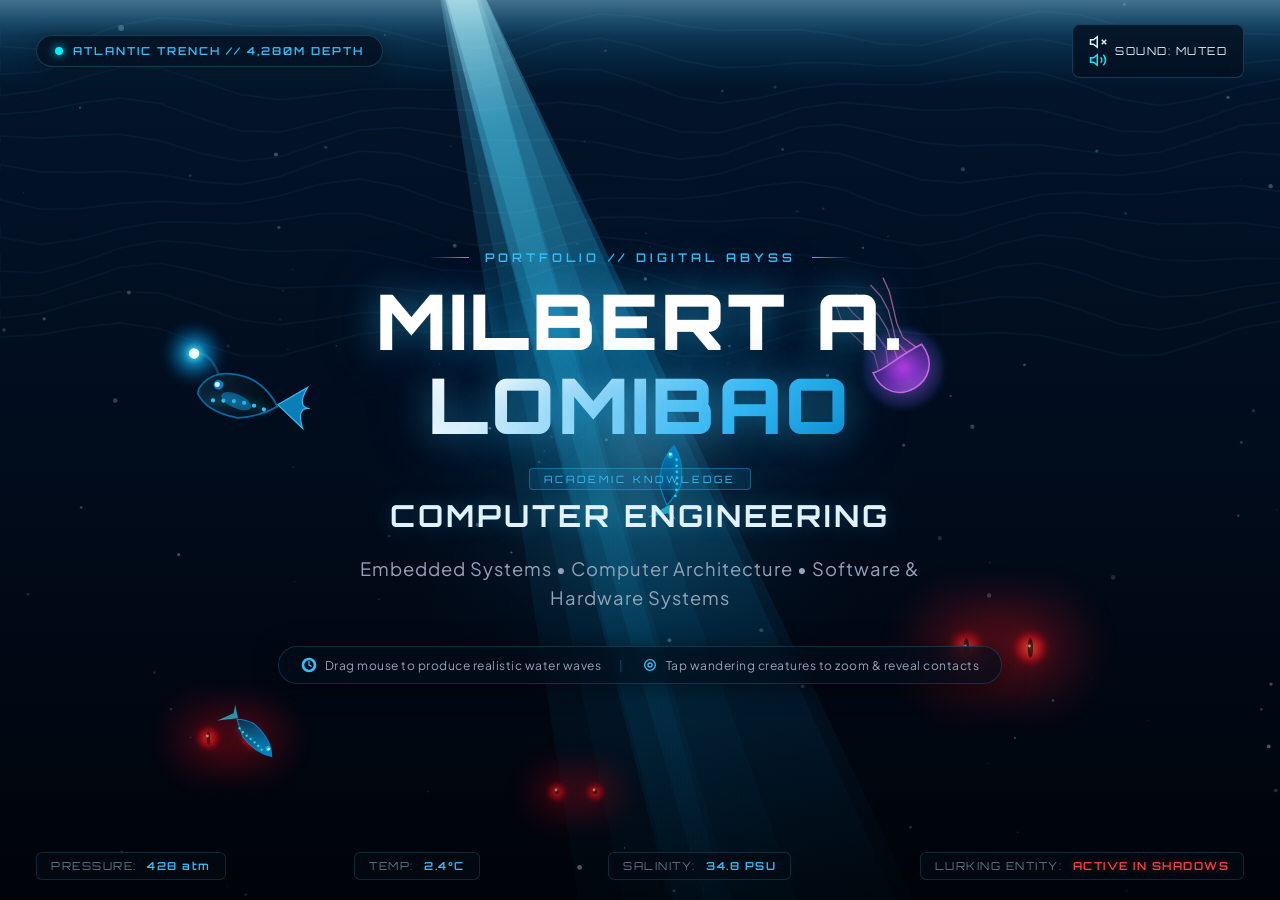
<file: index.html>
<!DOCTYPE html>
<html lang="en">
<head>
    <meta charset="UTF-8">
    <meta name="viewport" content="width=device-width, initial-scale=1.0">
    <title>Milbert A. Lomibao | Computer Engineering Portfolio</title>
    
    <!-- Meta tags for social sharing & SEO -->
    <meta name="description" content="Portfolio of Milbert A. Lomibao - Computer Engineering. An immersive, interactive deep-sea Atlantic experience with realistic fluid waves and bioluminescent creatures.">
    <meta name="theme-color" content="#020b14">

    <!-- Fonts: Orbitron & Inter for deep sea sci-fi / engineering aesthetic -->
    <link rel="preconnect" href="https://fonts.googleapis.com">
    <link rel="preconnect" href="https://fonts.gstatic.com" crossorigin>
    <link href="https://fonts.googleapis.com/css2?family=Cinzel:wght@500;700&family=Orbitron:wght@400;600;800;900&family=Plus+Jakarta+Sans:wght@300;400;500;600;700&display=swap" rel="stylesheet">

    <!-- Favicon -->
    <link rel="icon" type="image/svg+xml" href="data:image/svg+xml,<svg xmlns='http://www.w3.org/2000/svg' viewBox='0 0 100 100'><circle cx='50' cy='50' r='45' fill='%23020b14' stroke='%2300f0ff' stroke-width='4'/><circle cx='50' cy='50' r='18' fill='%2300f0ff'/><circle cx='62' cy='38' r='6' fill='%23ffffff'/></svg>">

    <!-- Stylesheets -->
    <link rel="stylesheet" href="css/style.css">
</head>
<body>
    <!-- Ocean Canvas Layer Stack -->
    <div id="canvas-container">
        <!-- 1. Background, Godrays & Caustics -->
        <canvas id="ocean-canvas"></canvas>
        <!-- 2. Lurking Red Eyes in the Dark Abyss -->
        <canvas id="eyes-canvas"></canvas>
        <!-- 3. Bioluminescent Wandering Creatures -->
        <canvas id="creatures-canvas"></canvas>
        <!-- 4. Marine Snow & Cavitation Bubbles -->
        <canvas id="particles-canvas"></canvas>
        <!-- 5. Interactive Fluid Waves & Refraction Surface -->
        <canvas id="ripple-canvas"></canvas>
    </div>

    <!-- UI Overlay Layer -->
    <div id="ui-overlay">
        <!-- Header / Telemetry Bar -->
        <header class="abyssal-header">
            <div class="telemetry-badge">
                <span class="status-dot"></span>
                <span class="telemetry-text">ATLANTIC TRENCH // <span id="depth-meter">4,280</span>M DEPTH</span>
            </div>
            
            <div class="header-controls">
                <!-- Sound Ambient Toggle -->
                <button id="audio-toggle" class="hud-btn" title="Toggle Deep-Sea Hydrophone Audio" aria-label="Toggle Audio">
                    <span class="btn-icon">
                        <svg class="audio-icon-muted" viewBox="0 0 24 24" width="18" height="18" fill="none" stroke="currentColor" stroke-width="2">
                            <polygon points="11 5 6 9 2 9 2 15 6 15 11 19 11 5"></polygon>
                            <line x1="23" y1="9" x2="17" y2="15"></line>
                            <line x1="17" y1="9" x2="23" y2="15"></line>
                        </svg>
                        <svg class="audio-icon-active" viewBox="0 0 24 24" width="18" height="18" fill="none" stroke="currentColor" stroke-width="2">
                            <polygon points="11 5 6 9 2 9 2 15 6 15 11 19 11 5"></polygon>
                            <path d="M15.54 8.46a5 5 0 0 1 0 7.07"></path>
                            <path d="M19.07 4.93a10 10 0 0 1 0 14.14"></path>
                        </svg>
                    </span>
                    <span id="audio-label">SOUND: MUTED</span>
                </button>
            </div>
        </header>

        <!-- Front Page Hero -->
        <main class="hero-section" id="hero-section">
            <div class="hero-content">
                <div class="hero-surtitle">
                    <span class="accent-line"></span>
                    <span class="surtitle-text">PORTFOLIO // DIGITAL ABYSS</span>
                    <span class="accent-line"></span>
                </div>

                <h1 class="hero-name" id="hero-name">
                    <span class="name-first">Milbert A.</span>
                    <span class="name-last">Lomibao</span>
                </h1>

                <div class="hero-discipline">
                    <span class="discipline-badge">ACADEMIC KNOWLEDGE</span>
                    <h2 class="academic-title" id="hero-title">Computer Engineering</h2>
                </div>

                <p class="hero-tagline" id="hero-tagline">
                    Embedded Systems • Computer Architecture • Hardware & Software Systems
                </p>

                <!-- Action guide / Interaction hints -->
                <div class="interaction-hints">
                    <div class="hint-item">
                        <span class="hint-icon">
                            <svg viewBox="0 0 24 24" width="16" height="16" fill="none" stroke="currentColor" stroke-width="2">
                                <path d="M12 2a10 10 0 1 0 10 10A10 10 0 0 0 12 2zm0 18a8 8 0 1 1 8-8 8 8 0 0 1-8 8z"/>
                                <path d="M12 6v6l4 2"/>
                            </svg>
                        </span>
                        <span>Drag mouse to produce realistic water waves</span>
                    </div>
                    <div class="hint-separator">|</div>
                    <div class="hint-item">
                        <span class="hint-icon ping-icon">
                            <svg viewBox="0 0 24 24" width="16" height="16" fill="none" stroke="currentColor" stroke-width="2">
                                <circle cx="12" cy="12" r="3"></circle>
                                <circle cx="12" cy="12" r="8"></circle>
                            </svg>
                        </span>
                        <span>Tap wandering creatures to zoom & reveal contacts</span>
                    </div>
                </div>
            </div>
        </main>

        <!-- Telemetry Bottom Footer -->
        <footer class="abyssal-footer">
            <div class="sensor-readout">
                <span class="sensor-label">PRESSURE:</span>
                <span class="sensor-val" id="val-pressure">428 ATM</span>
            </div>
            <div class="sensor-readout">
                <span class="sensor-label">TEMP:</span>
                <span class="sensor-val" id="val-temp">2.4°C</span>
            </div>
            <div class="sensor-readout">
                <span class="sensor-label">SALINITY:</span>
                <span class="sensor-val">34.8 PSU</span>
            </div>
            <div class="sensor-readout eyes-indicator" id="eyes-status">
                <span class="sensor-label">LURKING ENTITY:</span>
                <span class="sensor-val stalking-text">ACTIVE IN SHADOWS</span>
            </div>
        </footer>
    </div>

    <!-- Contact & Zoom Modal Terminal -->
    <div id="contact-modal" class="contact-modal" aria-hidden="true">
        <div class="modal-backdrop" id="modal-backdrop"></div>
        <div class="modal-card">
            <!-- Modal Header -->
            <div class="card-header">
                <div class="terminal-tag">
                    <span class="beacon-pulse"></span>
                    <span id="terminal-beacon-text">CREATURE BEACON ACQUIRED // CONTACT DOSSIER</span>
                </div>
                <button id="close-modal-btn" class="close-btn" title="Return to Ocean" aria-label="Close Contacts">
                    <svg viewBox="0 0 24 24" width="20" height="20" fill="none" stroke="currentColor" stroke-width="2">
                        <line x1="18" y1="6" x2="6" y2="18"></line>
                        <line x1="6" y1="6" x2="18" y2="18"></line>
                    </svg>
                </button>
            </div>

            <!-- Profile Overview -->
            <div class="card-profile">
                <div class="avatar-ring">
                    <div class="avatar-core">
                        <span>ML</span>
                    </div>
                </div>
                <div class="profile-meta">
                    <h2 class="profile-name" id="modal-name">Milbert A. Lomibao</h2>
                    <div class="profile-badge" id="modal-discipline">Computer Engineering</div>
                    <p class="profile-bio" id="modal-bio">
                        Passionate Computer Engineering student & builder fascinated by low-level systems, high-performance computing, hardware-software integration, and creative web technologies.
                    </p>
                </div>
            </div>

            <!-- Primary Direct Action Buttons (Facebook, GitHub, LinkedIn - opens in new tab) -->
            <div class="section-title">
                <span>DIRECT CHANNELS (CLICK TO OPEN IN NEW TAB)</span>
            </div>
            <div class="direct-buttons-grid" id="section-channels">
                <!-- Facebook Button -->
                <a id="btn-facebook" href="https://www.facebook.com/facebookdatcomdatph/" target="_blank" rel="noopener noreferrer" class="channel-btn facebook-btn">
                    <div class="btn-content">
                        <div class="channel-icon">
                            <svg viewBox="0 0 24 24" width="22" height="22" fill="currentColor">
                                <path d="M24 12.073c0-6.627-5.373-12-12-12s-12 5.373-12 12c0 5.99 4.388 10.954 10.125 11.854v-8.385H7.078v-3.47h3.047V9.43c0-3.007 1.792-4.669 4.533-4.669 1.312 0 2.686.235 2.686.235v2.953H15.83c-1.491 0-1.956.925-1.956 1.874v2.25h3.328l-.532 3.47h-2.796v8.385C19.612 23.027 24 18.062 24 12.073z"/>
                            </svg>
                        </div>
                        <div class="channel-info">
                            <span class="channel-title">Facebook</span>
                            <span class="channel-subtitle" id="fb-subtitle">Connect on Social Media</span>
                        </div>
                    </div>
                    <span class="external-arrow">↗</span>
                </a>

                <!-- GitHub Button -->
                <a id="btn-github" href="https://github.com/milbert022?tab=repositories" target="_blank" rel="noopener noreferrer" class="channel-btn github-btn">
                    <div class="btn-content">
                        <div class="channel-icon">
                            <svg viewBox="0 0 24 24" width="22" height="22" fill="currentColor">
                                <path d="M12 0C5.37 0 0 5.37 0 12c0 5.31 3.435 9.795 8.205 11.385.6.105.825-.255.825-.57 0-.285-.015-1.23-.015-2.235-3.015.555-3.795-.735-4.035-1.41-.135-.345-.72-1.41-1.23-1.695-.42-.225-1.02-.78-.015-.795.945-.015 1.62.87 1.845 1.23 1.08 1.815 2.805 1.305 3.495.99.105-.78.42-1.305.765-1.605-2.67-.3-5.46-1.335-5.46-5.925 0-1.305.465-2.385 1.23-3.225-.12-.3-.54-1.53.12-3.18 0 0 1.005-.315 3.3 1.23.96-.27 1.98-.405 3-.405s2.04.135 3 .405c2.295-1.56 3.3-1.23 3.3-1.23.66 1.65.24 2.88.12 3.18.765.84 1.23 1.905 1.23 3.225 0 4.605-2.805 5.625-5.475 5.925.435.375.81 1.095.81 2.22 0 1.605-.015 2.895-.015 3.3 0 .315.225.69.825.57A12.02 12.02 0 0 0 24 12c0-6.63-5.37-12-12-12z"/>
                            </svg>
                        </div>
                        <div class="channel-info">
                            <span class="channel-title">GitHub</span>
                            <span class="channel-subtitle" id="gh-subtitle">Repositories & Code</span>
                        </div>
                    </div>
                    <span class="external-arrow">↗</span>
                </a>

                <!-- LinkedIn Button -->
                <a id="btn-linkedin" href="https://www.linkedin.com/in/lomibao-milbert-a-475594444/?isSelfProfile=true" target="_blank" rel="noopener noreferrer" class="channel-btn linkedin-btn">
                    <div class="btn-content">
                        <div class="channel-icon">
                            <svg viewBox="0 0 24 24" width="22" height="22" fill="currentColor">
                                <path d="M19 0h-14c-2.761 0-5 2.239-5 5v14c0 2.761 2.239 5 5 5h14c2.762 0 5-2.239 5-5v-14c0-2.761-2.238-5-5-5zm-11 19h-3v-11h3v11zm-1.5-12.268c-.966 0-1.75-.79-1.75-1.764s.784-1.764 1.75-1.764 1.75.79 1.75 1.764-.783 1.764-1.75 1.764zm13.5 12.268h-3v-5.604c0-3.368-4-3.113-4 0v5.604h-3v-11h3v1.765c1.396-2.586 7-2.777 7 2.476v6.759z"/>
                            </svg>
                        </div>
                        <div class="channel-info">
                            <span class="channel-title">LinkedIn</span>
                            <span class="channel-subtitle" id="li-subtitle">Professional Network</span>
                        </div>
                    </div>
                    <span class="external-arrow">↗</span>
                </a>
            </div>

            <!-- Placeholder Contact Information with Copy Support -->
            <div class="section-title">
                <span>ADDITIONAL CONTACTS & DETAILS</span>
            </div>
            <div class="contact-details-list">
                <!-- Email Item -->
                <div class="contact-item" id="item-email">
                    <div class="item-icon">
                        <svg viewBox="0 0 24 24" width="18" height="18" fill="none" stroke="currentColor" stroke-width="2">
                            <path d="M4 4h16c1.1 0 2 .9 2 2v12c0 1.1-.9 2-2 2H4c-1.1 0-2-.9-2-2V6c0-1.1.9-2 2-2z"></path>
                            <polyline points="22,6 12,13 2,6"></polyline>
                        </svg>
                    </div>
                    <div class="item-text">
                        <span class="item-label">EMAIL ADDRESS</span>
                        <a href="mailto:bert0022.lol@gmail.com" class="item-value" id="val-email">bert0022.lol@gmail.com</a>
                    </div>
                    <button class="copy-btn" data-copy="val-email" title="Copy Email">
                        <span class="copy-text">COPY</span>
                    </button>
                </div>

                <!-- Phone Item -->
                <div class="contact-item" id="item-phone">
                    <div class="item-icon">
                        <svg viewBox="0 0 24 24" width="18" height="18" fill="none" stroke="currentColor" stroke-width="2">
                            <path d="M22 16.92v3a2 2 0 0 1-2.18 2 19.79 19.79 0 0 1-8.63-3.07 19.5 19.5 0 0 1-6-6 19.79 19.79 0 0 1-3.07-8.67A2 2 0 0 1 4.11 2h3a2 2 0 0 1 2 1.72 12.84 12.84 0 0 0 .7 2.81 2 2 0 0 1-.45 2.11L8.09 9.91a16 16 0 0 0 6 6l1.27-1.27a2 2 0 0 1 2.11-.45 12.84 12.84 0 0 0 2.81.7A2 2 0 0 1 22 16.92z"></path>
                        </svg>
                    </div>
                    <div class="item-text">
                        <span class="item-label">PHONE NUMBER</span>
                        <a href="tel:+639510212678" class="item-value" id="val-phone">+63 951 021 2678</a>
                    </div>
                    <button class="copy-btn" data-copy="val-phone" title="Copy Phone">
                        <span class="copy-text">COPY</span>
                    </button>
                </div>

                <!-- Location Item -->
                <div class="contact-item" id="item-location">
                    <div class="item-icon">
                        <svg viewBox="0 0 24 24" width="18" height="18" fill="none" stroke="currentColor" stroke-width="2">
                            <path d="M21 10c0 7-9 13-9 13s-9-6-9-13a9 9 0 0 1 18 0z"></path>
                            <circle cx="12" cy="10" r="3"></circle>
                        </svg>
                    </div>
                    <div class="item-text">
                        <span class="item-label">LOCATION</span>
                        <span class="item-value" id="val-location">Baras, Rizal</span>
                    </div>
                </div>
            </div>

            <!-- Academic Knowledge Tags -->
            <div class="section-title">
                <span>CORE COMPETENCIES & ACADEMIC KNOWLEDGE</span>
            </div>
            <div class="skills-tag-cloud" id="modal-skills">
                <!-- Dynamically populated from config.js -->
            </div>

            <!-- Modal Footer Controls -->
            <div class="card-footer">
                <button id="return-btn" class="return-ocean-btn">
                    <span>RETURN TO OCEAN EXPLORATION</span>
                    <span class="return-arrow">↓</span>
                </button>
            </div>
        </div>
    </div>

    <!-- Notification Toast for Copy Action -->
    <div id="copy-toast" class="copy-toast" aria-live="polite">
        <span>Copied to clipboard!</span>
    </div>

    <!-- Scripts -->
    <script src="js/config.js"></script>
    <script src="js/audio.js"></script>
    <script src="js/ripples.js"></script>
    <script src="js/eyes.js"></script>
    <script src="js/creatures.js"></script>
    <script src="js/particles.js"></script>
    <script src="js/ocean.js"></script>
    <script src="js/main.js"></script>
</body>
</html>
</file>
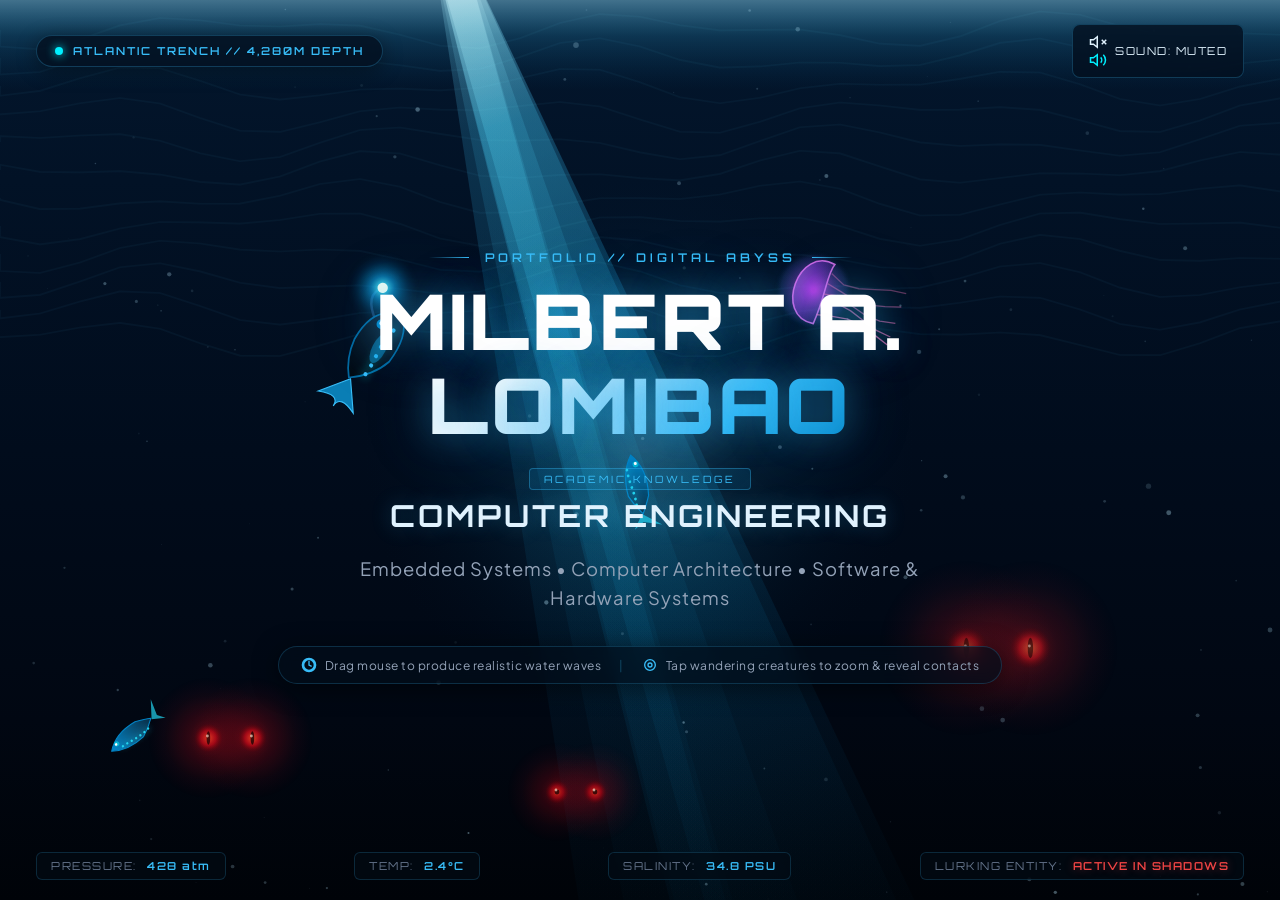
<file: portfolio-standalone.html>
<!DOCTYPE html>
<html lang="en">
<head>
    <meta charset="UTF-8">
    <meta name="viewport" content="width=device-width, initial-scale=1.0">
    <title>Milbert A. Lomibao | Computer Engineering Portfolio</title>
    
    <!-- Meta tags for social sharing & SEO -->
    <meta name="description" content="Portfolio of Milbert A. Lomibao - Computer Engineering. An immersive, interactive deep-sea Atlantic experience with realistic fluid waves and bioluminescent creatures.">
    <meta name="theme-color" content="#020b14">

    <!-- Fonts: Orbitron & Inter for deep sea sci-fi / engineering aesthetic -->
    <link rel="preconnect" href="https://fonts.googleapis.com">
    <link rel="preconnect" href="https://fonts.gstatic.com" crossorigin>
    <link href="https://fonts.googleapis.com/css2?family=Cinzel:wght@500;700&family=Orbitron:wght@400;600;800;900&family=Plus+Jakarta+Sans:wght@300;400;500;600;700&display=swap" rel="stylesheet">

    <!-- Favicon -->
    <link rel="icon" type="image/svg+xml" href="data:image/svg+xml,<svg xmlns='http://www.w3.org/2000/svg' viewBox='0 0 100 100'><circle cx='50' cy='50' r='45' fill='%23020b14' stroke='%2300f0ff' stroke-width='4'/><circle cx='50' cy='50' r='18' fill='%2300f0ff'/><circle cx='62' cy='38' r='6' fill='%23ffffff'/></svg>">

    <!-- Stylesheets -->
    <style>
/* ====================================================================
   DEEP SEA ATLANTIC PORTFOLIO - STYLING
   Milbert A. Lomibao | Computer Engineering
   ==================================================================== */

:root {
    --bg-abyss-dark: #000408;
    --bg-atlantic-deep: #020b14;
    --bg-surface-blue: #03172e;
    
    --cyan-glow: #00f0ff;
    --cyan-light: #38bdf8;
    --cyan-dark: #0369a1;
    --cyan-muted: rgba(56, 189, 248, 0.15);
    
    --purple-biolum: #c084fc;
    --red-stalker: #ef4444;
    --red-glow: rgba(239, 68, 68, 0.4);
    
    --text-white: #f8fafc;
    --text-cyan: #e0f2fe;
    --text-dim: #94a3b8;
    --text-dark: #64748b;
    
    --font-heading: 'Orbitron', 'Cinzel', -apple-system, sans-serif;
    --font-body: 'Plus Jakarta Sans', system-ui, sans-serif;
    --font-mono: 'JetBrains Mono', 'Fira Code', monospace;
    
    --glass-bg: rgba(3, 15, 30, 0.78);
    --glass-border: rgba(56, 189, 248, 0.25);
    --glass-glow: 0 8px 32px 0 rgba(0, 0, 0, 0.65);
}

*, *::before, *::after {
    box-sizing: border-box;
    margin: 0;
    padding: 0;
    user-select: none;
    -webkit-user-select: none;
}

html, body {
    width: 100%;
    height: 100%;
    overflow: hidden;
    background-color: var(--bg-abyss-dark);
    font-family: var(--font-body);
    color: var(--text-white);
    position: relative;
    cursor: default;
}

/* ====================================================================
   CANVAS LAYER STACK
   ==================================================================== */
#canvas-container {
    position: absolute;
    top: 0;
    left: 0;
    width: 100vw;
    height: 100vh;
    overflow: hidden;
    z-index: 1;
}

#canvas-container canvas {
    position: absolute;
    top: 0;
    left: 0;
    width: 100%;
    height: 100%;
    display: block;
    pointer-events: none;
}

/* Interactive water ripple canvas captures dragging events */
#ripple-canvas {
    pointer-events: auto !important;
    cursor: crosshair;
    touch-action: none;
}

#ripple-canvas.cursor-hover {
    cursor: pointer !important;
}

#ripple-canvas.cursor-dragging {
    cursor: grabbing !important;
}

/* ====================================================================
   UI OVERLAY
   ==================================================================== */
#ui-overlay {
    position: absolute;
    top: 0;
    left: 0;
    width: 100vw;
    height: 100vh;
    z-index: 10;
    display: flex;
    flex-direction: column;
    justify-content: space-between;
    pointer-events: none; /* Allows mouse drags to pass through to canvas */
}

/* Header Bar */
.abyssal-header {
    width: 100%;
    padding: 24px 36px;
    display: flex;
    justify-content: space-between;
    align-items: center;
    pointer-events: auto;
}

.telemetry-badge {
    display: inline-flex;
    align-items: center;
    gap: 10px;
    background: var(--glass-bg);
    border: 1px solid var(--glass-border);
    backdrop-filter: blur(12px);
    -webkit-backdrop-filter: blur(12px);
    padding: 8px 18px;
    border-radius: 9999px;
    box-shadow: 0 4px 20px rgba(0, 0, 0, 0.4);
}

.status-dot {
    width: 8px;
    height: 8px;
    border-radius: 50%;
    background-color: var(--cyan-glow);
    box-shadow: 0 0 10px var(--cyan-glow);
    animation: pulseGlow 2.5s infinite ease-in-out;
}

.telemetry-text {
    font-family: var(--font-heading);
    font-size: 11px;
    letter-spacing: 2px;
    color: var(--cyan-light);
    font-weight: 600;
}

.header-controls {
    display: flex;
    align-items: center;
    gap: 10px;
}

.hud-btn {
    background: var(--glass-bg);
    border: 1px solid var(--glass-border);
    color: var(--text-cyan);
    font-family: var(--font-heading);
    font-size: 11px;
    letter-spacing: 1.5px;
    padding: 8px 16px;
    border-radius: 8px;
    cursor: pointer;
    display: inline-flex;
    align-items: center;
    gap: 8px;
    transition: all 0.25s ease;
    backdrop-filter: blur(12px);
    -webkit-backdrop-filter: blur(12px);
}

.hud-btn:hover {
    background: rgba(14, 165, 233, 0.25);
    border-color: var(--cyan-glow);
    box-shadow: 0 0 15px rgba(0, 240, 255, 0.3);
    color: #fff;
    transform: translateY(-1px);
}

.btn-icon svg {
    display: block;
}

.audio-icon-active {
    display: none;
    color: var(--cyan-glow);
}

.audio-active .audio-icon-muted {
    display: none;
}

.audio-active .audio-icon-active {
    display: block;
}

.audio-active {
    border-color: var(--cyan-glow);
    box-shadow: 0 0 12px rgba(0, 240, 255, 0.25);
}

/* ====================================================================
   HERO SECTION (FRONT PAGE)
   ==================================================================== */
.hero-section {
    flex: 1;
    display: flex;
    align-items: center;
    justify-content: center;
    text-align: center;
    padding: 0 20px;
    pointer-events: none;
    transition: opacity 0.5s ease, transform 0.5s ease;
}

.hero-section.dimmed {
    opacity: 0.15;
    transform: scale(0.96);
    pointer-events: none;
}

.hero-content {
    max-width: 900px;
    display: flex;
    flex-direction: column;
    align-items: center;
}

.hero-surtitle {
    display: inline-flex;
    align-items: center;
    gap: 16px;
    margin-bottom: 14px;
}

.accent-line {
    width: 40px;
    height: 1px;
    background: linear-gradient(90deg, transparent, var(--cyan-light));
}

.hero-surtitle .accent-line:last-child {
    background: linear-gradient(90deg, var(--cyan-light), transparent);
}

.surtitle-text {
    font-family: var(--font-heading);
    font-size: 12px;
    letter-spacing: 4px;
    color: var(--cyan-light);
    text-transform: uppercase;
    font-weight: 600;
}

.hero-name {
    font-family: var(--font-heading);
    font-size: clamp(2.4rem, 6vw, 4.8rem);
    font-weight: 900;
    letter-spacing: 3px;
    line-height: 1.1;
    text-transform: uppercase;
    color: #ffffff;
    text-shadow: 0 0 35px rgba(56, 189, 248, 0.45), 0 0 70px rgba(2, 132, 199, 0.25);
    margin-bottom: 20px;
}

.name-first {
    color: #ffffff;
}

.name-last {
    color: var(--cyan-light);
    background: linear-gradient(135deg, #ffffff 20%, var(--cyan-light) 70%, #0284c7 100%);
    -webkit-background-clip: text;
    -webkit-text-fill-color: transparent;
}

.hero-discipline {
    display: flex;
    flex-direction: column;
    align-items: center;
    gap: 6px;
    margin-bottom: 20px;
}

.discipline-badge {
    font-family: var(--font-heading);
    font-size: 10px;
    letter-spacing: 3px;
    color: #38bdf8;
    background: rgba(14, 165, 233, 0.12);
    border: 1px solid rgba(56, 189, 248, 0.35);
    padding: 4px 14px;
    border-radius: 4px;
}

.academic-title {
    font-family: var(--font-heading);
    font-size: clamp(1.2rem, 3vw, 1.9rem);
    font-weight: 700;
    letter-spacing: 3px;
    color: var(--text-cyan);
    text-transform: uppercase;
    text-shadow: 0 0 20px rgba(56, 189, 248, 0.3);
}

.hero-tagline {
    font-size: clamp(0.95rem, 1.8vw, 1.15rem);
    color: var(--text-dim);
    letter-spacing: 1px;
    font-weight: 400;
    max-width: 650px;
    line-height: 1.6;
    margin-bottom: 34px;
}

/* Interaction Hints */
.interaction-hints {
    display: inline-flex;
    align-items: center;
    gap: 18px;
    background: rgba(2, 13, 26, 0.7);
    border: 1px solid rgba(56, 189, 248, 0.2);
    backdrop-filter: blur(8px);
    -webkit-backdrop-filter: blur(8px);
    padding: 10px 22px;
    border-radius: 30px;
    font-size: 12px;
    color: var(--text-dim);
    letter-spacing: 0.5px;
    box-shadow: 0 4px 25px rgba(0, 0, 0, 0.5);
}

.hint-item {
    display: inline-flex;
    align-items: center;
    gap: 8px;
}

.hint-icon {
    display: flex;
    align-items: center;
    color: var(--cyan-light);
}

.ping-icon svg {
    animation: ping 2s cubic-bezier(0, 0, 0.2, 1) infinite;
}

.hint-separator {
    color: rgba(56, 189, 248, 0.3);
}

/* ====================================================================
   FOOTER TELEMETRY
   ==================================================================== */
.abyssal-footer {
    width: 100%;
    padding: 20px 36px;
    display: flex;
    justify-content: space-between;
    align-items: center;
    flex-wrap: wrap;
    gap: 16px;
    pointer-events: auto;
}

.sensor-readout {
    font-family: var(--font-heading);
    font-size: 11px;
    letter-spacing: 1.5px;
    background: rgba(2, 11, 20, 0.65);
    border: 1px solid rgba(56, 189, 248, 0.18);
    padding: 6px 14px;
    border-radius: 6px;
    backdrop-filter: blur(8px);
    -webkit-backdrop-filter: blur(8px);
}

.sensor-label {
    color: var(--text-dark);
    margin-right: 6px;
}

.sensor-val {
    color: var(--cyan-light);
    font-weight: 600;
}

.eyes-indicator .sensor-val.stalking-text {
    color: var(--red-stalker);
    text-shadow: 0 0 10px var(--red-glow);
    animation: pulseRed 3s infinite ease-in-out;
}

/* ====================================================================
   CONTACT DOSSIER & ZOOM MODAL
   ==================================================================== */
.contact-modal {
    position: fixed;
    top: 0;
    left: 0;
    width: 100vw;
    height: 100vh;
    z-index: 100;
    display: flex;
    align-items: center;
    justify-content: center;
    padding: 24px;
    opacity: 0;
    visibility: hidden;
    pointer-events: none;
    transition: opacity 0.4s cubic-bezier(0.16, 1, 0.3, 1), visibility 0.4s ease;
}

.contact-modal.active {
    opacity: 1;
    visibility: visible;
    pointer-events: auto;
}

.modal-backdrop {
    position: absolute;
    top: 0;
    left: 0;
    width: 100%;
    height: 100%;
    background: rgba(1, 6, 14, 0.68);
    backdrop-filter: blur(6px);
    -webkit-backdrop-filter: blur(6px);
}

.modal-card {
    position: relative;
    z-index: 2;
    width: 100%;
    max-width: 620px;
    background: rgba(3, 18, 36, 0.92);
    border: 1px solid var(--glass-border);
    box-shadow: 0 25px 60px -15px rgba(0, 0, 0, 0.8), 0 0 40px rgba(14, 165, 233, 0.2);
    border-radius: 16px;
    padding: 30px;
    backdrop-filter: blur(20px);
    -webkit-backdrop-filter: blur(20px);
    transform: scale(0.92) translateY(20px);
    transition: transform 0.45s cubic-bezier(0.16, 1, 0.3, 1);
    max-height: 90vh;
    overflow-y: auto;
    user-select: text;
    -webkit-user-select: text;
}

.modal-card button,
.modal-card .channel-btn,
.modal-card .close-btn {
    user-select: none;
    -webkit-user-select: none;
}

.contact-modal.active .modal-card {
    transform: scale(1) translateY(0);
}

/* Modal Header */
.card-header {
    display: flex;
    justify-content: space-between;
    align-items: center;
    border-bottom: 1px solid rgba(56, 189, 248, 0.2);
    padding-bottom: 16px;
    margin-bottom: 22px;
}

.terminal-tag {
    display: inline-flex;
    align-items: center;
    gap: 8px;
    font-family: var(--font-heading);
    font-size: 11px;
    letter-spacing: 2px;
    color: var(--cyan-light);
    font-weight: 700;
}

.beacon-pulse {
    width: 8px;
    height: 8px;
    background: var(--cyan-glow);
    border-radius: 50%;
    box-shadow: 0 0 8px var(--cyan-glow);
    animation: ping 1.8s infinite;
}

.close-btn {
    background: rgba(2, 11, 20, 0.8);
    border: 1px solid rgba(56, 189, 248, 0.25);
    color: var(--text-dim);
    width: 34px;
    height: 34px;
    border-radius: 8px;
    display: flex;
    align-items: center;
    justify-content: center;
    cursor: pointer;
    transition: all 0.2s ease;
}

.close-btn:hover {
    color: #fff;
    border-color: var(--cyan-light);
    background: rgba(14, 165, 233, 0.2);
    transform: scale(1.05);
}

/* Profile section inside modal */
.card-profile {
    display: flex;
    align-items: center;
    gap: 20px;
    margin-bottom: 24px;
}

.avatar-ring {
    width: 72px;
    height: 72px;
    border-radius: 50%;
    background: linear-gradient(135deg, #0ea5e9, #6366f1);
    padding: 2px;
    box-shadow: 0 0 20px rgba(14, 165, 233, 0.4);
    flex-shrink: 0;
}

.avatar-core {
    width: 100%;
    height: 100%;
    border-radius: 50%;
    background: var(--bg-atlantic-deep);
    display: flex;
    align-items: center;
    justify-content: center;
    font-family: var(--font-heading);
    font-size: 22px;
    font-weight: 900;
    color: var(--cyan-light);
    letter-spacing: 2px;
}

.profile-name {
    font-family: var(--font-heading);
    font-size: 1.5rem;
    font-weight: 800;
    color: #fff;
    margin-bottom: 4px;
    letter-spacing: 1px;
}

.profile-badge {
    display: inline-block;
    font-family: var(--font-heading);
    font-size: 10px;
    letter-spacing: 1.5px;
    color: var(--cyan-light);
    background: rgba(14, 165, 233, 0.15);
    border: 1px solid rgba(56, 189, 248, 0.3);
    padding: 3px 10px;
    border-radius: 4px;
    margin-bottom: 8px;
}

.profile-bio {
    font-size: 12.5px;
    line-height: 1.5;
    color: var(--text-dim);
}

.section-title {
    font-family: var(--font-heading);
    font-size: 10px;
    letter-spacing: 2px;
    color: var(--cyan-light);
    font-weight: 700;
    margin-bottom: 12px;
    opacity: 0.85;
}

/* Direct Action Buttons (Facebook, GitHub, LinkedIn) */
.direct-buttons-grid {
    display: grid;
    grid-template-columns: repeat(auto-fit, minmax(160px, 1fr));
    gap: 14px;
    margin-bottom: 22px;
}

.channel-btn {
    display: flex;
    align-items: center;
    justify-content: space-between;
    padding: 14px 18px;
    border-radius: 12px;
    text-decoration: none;
    color: #fff;
    border: 1px solid rgba(255, 255, 255, 0.1);
    transition: all 0.25s cubic-bezier(0.16, 1, 0.3, 1);
    position: relative;
    overflow: hidden;
}

.channel-btn::before {
    content: '';
    position: absolute;
    top: 0;
    left: -100%;
    width: 100%;
    height: 100%;
    background: linear-gradient(90deg, transparent, rgba(255, 255, 255, 0.12), transparent);
    transition: left 0.6s ease;
}

.channel-btn:hover::before {
    left: 100%;
}

.facebook-btn {
    background: linear-gradient(135deg, rgba(24, 119, 242, 0.25), rgba(7, 40, 90, 0.45));
    border-color: rgba(24, 119, 242, 0.4);
}

.facebook-btn:hover {
    background: linear-gradient(135deg, rgba(24, 119, 242, 0.45), rgba(10, 60, 140, 0.65));
    border-color: #1877f2;
    box-shadow: 0 0 20px rgba(24, 119, 242, 0.4);
    transform: translateY(-2px);
}

.github-btn {
    background: linear-gradient(135deg, rgba(30, 41, 59, 0.6), rgba(15, 23, 42, 0.8));
    border-color: rgba(148, 163, 184, 0.3);
}

.github-btn:hover {
    background: linear-gradient(135deg, rgba(51, 65, 85, 0.7), rgba(30, 41, 59, 0.9));
    border-color: #94a3b8;
    box-shadow: 0 0 20px rgba(255, 255, 255, 0.2);
    transform: translateY(-2px);
}

.linkedin-btn {
    background: linear-gradient(135deg, rgba(10, 102, 194, 0.25), rgba(5, 45, 90, 0.45));
    border-color: rgba(10, 102, 194, 0.4);
}

.linkedin-btn:hover {
    background: linear-gradient(135deg, rgba(10, 102, 194, 0.45), rgba(10, 60, 120, 0.65));
    border-color: #0077b5;
    box-shadow: 0 0 20px rgba(10, 102, 194, 0.4);
    transform: translateY(-2px);
}

/* Pulsing highlight when opened via specific creature */
.target-highlight {
    animation: targetBeaconPulse 1.2s ease-in-out 3;
    border-color: var(--cyan-glow) !important;
}

@keyframes targetBeaconPulse {
    0%, 100% {
        box-shadow: 0 0 5px rgba(0, 240, 255, 0.2);
    }
    50% {
        box-shadow: 0 0 25px rgba(0, 240, 255, 0.8);
        border-color: var(--cyan-glow);
    }
}

.btn-content {
    display: flex;
    align-items: center;
    gap: 12px;
}

.channel-icon {
    display: flex;
    align-items: center;
}

.channel-info {
    display: flex;
    flex-direction: column;
}

.channel-title {
    font-family: var(--font-heading);
    font-size: 13px;
    font-weight: 700;
    letter-spacing: 1px;
}

.channel-subtitle {
    font-size: 10px;
    color: var(--text-dim);
}

.external-arrow {
    font-size: 16px;
    color: var(--text-dim);
    transition: transform 0.2s ease, color 0.2s ease;
}

.channel-btn:hover .external-arrow {
    color: #fff;
    transform: translate(2px, -2px);
}

/* Contact Details List (Copyable) */
.contact-details-list {
    display: flex;
    flex-direction: column;
    gap: 10px;
    margin-bottom: 22px;
}

.contact-item {
    display: flex;
    align-items: center;
    gap: 12px;
    background: rgba(2, 10, 20, 0.6);
    border: 1px solid rgba(56, 189, 248, 0.16);
    padding: 10px 16px;
    border-radius: 8px;
    transition: border-color 0.2s ease;
}

.contact-item:hover {
    border-color: rgba(56, 189, 248, 0.4);
}

.item-icon {
    color: var(--cyan-light);
    display: flex;
    align-items: center;
}

.item-text {
    flex: 1;
    display: flex;
    flex-direction: column;
}

.item-label {
    font-family: var(--font-heading);
    font-size: 9px;
    letter-spacing: 1.5px;
    color: var(--text-dark);
}

.item-value {
    font-size: 12.5px;
    color: var(--text-cyan);
    text-decoration: none;
    font-family: var(--font-mono);
}

.copy-btn {
    background: rgba(14, 165, 233, 0.12);
    border: 1px solid rgba(56, 189, 248, 0.3);
    color: var(--cyan-light);
    font-family: var(--font-heading);
    font-size: 10px;
    letter-spacing: 1px;
    padding: 5px 10px;
    border-radius: 6px;
    cursor: pointer;
    transition: all 0.2s ease;
}

.copy-btn:hover {
    background: rgba(14, 165, 233, 0.3);
    border-color: var(--cyan-glow);
    color: #fff;
}

/* Skills Cloud */
.skills-tag-cloud {
    display: flex;
    flex-wrap: wrap;
    gap: 8px;
    margin-bottom: 24px;
}

.skill-tag {
    font-family: var(--font-heading);
    font-size: 10px;
    letter-spacing: 1px;
    color: var(--text-cyan);
    background: rgba(2, 18, 36, 0.7);
    border: 1px solid rgba(56, 189, 248, 0.2);
    padding: 5px 12px;
    border-radius: 6px;
    transition: all 0.2s ease;
}

.skill-tag:hover {
    border-color: var(--cyan-light);
    background: rgba(14, 165, 233, 0.18);
    transform: translateY(-1px);
}

/* Return Button */
.card-footer {
    display: flex;
    justify-content: center;
    border-top: 1px solid rgba(56, 189, 248, 0.18);
    padding-top: 18px;
}

.return-ocean-btn {
    width: 100%;
    background: linear-gradient(135deg, rgba(14, 165, 233, 0.2), rgba(3, 105, 161, 0.4));
    border: 1px solid var(--cyan-light);
    color: #fff;
    font-family: var(--font-heading);
    font-size: 11px;
    letter-spacing: 2px;
    font-weight: 700;
    padding: 12px 20px;
    border-radius: 8px;
    cursor: pointer;
    display: inline-flex;
    align-items: center;
    justify-content: center;
    gap: 10px;
    transition: all 0.25s ease;
}

.return-ocean-btn:hover {
    background: linear-gradient(135deg, rgba(14, 165, 233, 0.4), rgba(3, 105, 161, 0.6));
    box-shadow: 0 0 20px rgba(0, 240, 255, 0.35);
    transform: translateY(-2px);
}

.return-arrow {
    font-size: 14px;
    transition: transform 0.2s ease;
}

.return-ocean-btn:hover .return-arrow {
    transform: translateY(2px);
}

/* Copy Toast */
.copy-toast {
    position: fixed;
    bottom: 30px;
    left: 50%;
    transform: translateX(-50%) translateY(50px);
    background: var(--glass-bg);
    border: 1px solid var(--cyan-glow);
    color: #fff;
    font-family: var(--font-heading);
    font-size: 11px;
    letter-spacing: 1.5px;
    padding: 10px 24px;
    border-radius: 9999px;
    box-shadow: 0 10px 30px rgba(0, 0, 0, 0.6), 0 0 15px rgba(0, 240, 255, 0.35);
    z-index: 200;
    opacity: 0;
    visibility: hidden;
    transition: all 0.3s cubic-bezier(0.16, 1, 0.3, 1);
    backdrop-filter: blur(12px);
    -webkit-backdrop-filter: blur(12px);
}

.copy-toast.show {
    opacity: 1;
    visibility: visible;
    transform: translateX(-50%) translateY(0);
}

/* ====================================================================
   KEYFRAME ANIMATIONS
   ==================================================================== */
@keyframes pulseGlow {
    0%, 100% {
        opacity: 1;
        transform: scale(1);
    }
    50% {
        opacity: 0.45;
        transform: scale(0.85);
    }
}

@keyframes pulseRed {
    0%, 100% {
        opacity: 1;
        text-shadow: 0 0 12px var(--red-glow);
    }
    50% {
        opacity: 0.55;
        text-shadow: 0 0 4px var(--red-glow);
    }
}

@keyframes ping {
    0% {
        transform: scale(0.9);
        opacity: 0.9;
    }
    50% {
        transform: scale(1.2);
        opacity: 0.3;
    }
    100% {
        transform: scale(0.9);
        opacity: 0.9;
    }
}

/* ====================================================================
   RESPONSIVE DESIGN
   ==================================================================== */
@media (max-width: 768px) {
    .abyssal-header {
        padding: 16px 20px;
    }

    .abyssal-footer {
        padding: 14px 20px;
        font-size: 10px;
    }

    .hero-name {
        font-size: 2.2rem;
    }

    .academic-title {
        font-size: 1.2rem;
    }

    .interaction-hints {
        flex-direction: column;
        gap: 6px;
        padding: 12px 18px;
        border-radius: 16px;
    }

    .hint-separator {
        display: none;
    }

    .direct-buttons-grid {
        grid-template-columns: 1fr;
    }

    .modal-card {
        padding: 22px 18px;
    }

    .card-profile {
        flex-direction: column;
        text-align: center;
    }
}

@media (min-width: 1025px) {
    #contact-modal {
        justify-content: flex-end;
        padding-right: 80px;
    }
}

</style>
</head>
<body>
    <!-- Ocean Canvas Layer Stack -->
    <div id="canvas-container">
        <!-- 1. Background, Godrays & Caustics -->
        <canvas id="ocean-canvas"></canvas>
        <!-- 2. Lurking Red Eyes in the Dark Abyss -->
        <canvas id="eyes-canvas"></canvas>
        <!-- 3. Bioluminescent Wandering Creatures -->
        <canvas id="creatures-canvas"></canvas>
        <!-- 4. Marine Snow & Cavitation Bubbles -->
        <canvas id="particles-canvas"></canvas>
        <!-- 5. Interactive Fluid Waves & Refraction Surface -->
        <canvas id="ripple-canvas"></canvas>
    </div>

    <!-- UI Overlay Layer -->
    <div id="ui-overlay">
        <!-- Header / Telemetry Bar -->
        <header class="abyssal-header">
            <div class="telemetry-badge">
                <span class="status-dot"></span>
                <span class="telemetry-text">ATLANTIC TRENCH // <span id="depth-meter">4,280</span>M DEPTH</span>
            </div>
            
            <div class="header-controls">
                <!-- Sound Ambient Toggle -->
                <button id="audio-toggle" class="hud-btn" title="Toggle Deep-Sea Hydrophone Audio" aria-label="Toggle Audio">
                    <span class="btn-icon">
                        <svg class="audio-icon-muted" viewBox="0 0 24 24" width="18" height="18" fill="none" stroke="currentColor" stroke-width="2">
                            <polygon points="11 5 6 9 2 9 2 15 6 15 11 19 11 5"></polygon>
                            <line x1="23" y1="9" x2="17" y2="15"></line>
                            <line x1="17" y1="9" x2="23" y2="15"></line>
                        </svg>
                        <svg class="audio-icon-active" viewBox="0 0 24 24" width="18" height="18" fill="none" stroke="currentColor" stroke-width="2">
                            <polygon points="11 5 6 9 2 9 2 15 6 15 11 19 11 5"></polygon>
                            <path d="M15.54 8.46a5 5 0 0 1 0 7.07"></path>
                            <path d="M19.07 4.93a10 10 0 0 1 0 14.14"></path>
                        </svg>
                    </span>
                    <span id="audio-label">SOUND: MUTED</span>
                </button>
            </div>
        </header>

        <!-- Front Page Hero -->
        <main class="hero-section" id="hero-section">
            <div class="hero-content">
                <div class="hero-surtitle">
                    <span class="accent-line"></span>
                    <span class="surtitle-text">PORTFOLIO // DIGITAL ABYSS</span>
                    <span class="accent-line"></span>
                </div>

                <h1 class="hero-name" id="hero-name">
                    <span class="name-first">Milbert A.</span>
                    <span class="name-last">Lomibao</span>
                </h1>

                <div class="hero-discipline">
                    <span class="discipline-badge">ACADEMIC KNOWLEDGE</span>
                    <h2 class="academic-title" id="hero-title">Computer Engineering</h2>
                </div>

                <p class="hero-tagline" id="hero-tagline">
                    Embedded Systems • Computer Architecture • Hardware & Software Systems
                </p>

                <!-- Action guide / Interaction hints -->
                <div class="interaction-hints">
                    <div class="hint-item">
                        <span class="hint-icon">
                            <svg viewBox="0 0 24 24" width="16" height="16" fill="none" stroke="currentColor" stroke-width="2">
                                <path d="M12 2a10 10 0 1 0 10 10A10 10 0 0 0 12 2zm0 18a8 8 0 1 1 8-8 8 8 0 0 1-8 8z"/>
                                <path d="M12 6v6l4 2"/>
                            </svg>
                        </span>
                        <span>Drag mouse to produce realistic water waves</span>
                    </div>
                    <div class="hint-separator">|</div>
                    <div class="hint-item">
                        <span class="hint-icon ping-icon">
                            <svg viewBox="0 0 24 24" width="16" height="16" fill="none" stroke="currentColor" stroke-width="2">
                                <circle cx="12" cy="12" r="3"></circle>
                                <circle cx="12" cy="12" r="8"></circle>
                            </svg>
                        </span>
                        <span>Tap wandering creatures to zoom & reveal contacts</span>
                    </div>
                </div>
            </div>
        </main>

        <!-- Telemetry Bottom Footer -->
        <footer class="abyssal-footer">
            <div class="sensor-readout">
                <span class="sensor-label">PRESSURE:</span>
                <span class="sensor-val" id="val-pressure">428 ATM</span>
            </div>
            <div class="sensor-readout">
                <span class="sensor-label">TEMP:</span>
                <span class="sensor-val" id="val-temp">2.4°C</span>
            </div>
            <div class="sensor-readout">
                <span class="sensor-label">SALINITY:</span>
                <span class="sensor-val">34.8 PSU</span>
            </div>
            <div class="sensor-readout eyes-indicator" id="eyes-status">
                <span class="sensor-label">LURKING ENTITY:</span>
                <span class="sensor-val stalking-text">ACTIVE IN SHADOWS</span>
            </div>
        </footer>
    </div>

    <!-- Contact & Zoom Modal Terminal -->
    <div id="contact-modal" class="contact-modal" aria-hidden="true">
        <div class="modal-backdrop" id="modal-backdrop"></div>
        <div class="modal-card">
            <!-- Modal Header -->
            <div class="card-header">
                <div class="terminal-tag">
                    <span class="beacon-pulse"></span>
                    <span id="terminal-beacon-text">CREATURE BEACON ACQUIRED // CONTACT DOSSIER</span>
                </div>
                <button id="close-modal-btn" class="close-btn" title="Return to Ocean" aria-label="Close Contacts">
                    <svg viewBox="0 0 24 24" width="20" height="20" fill="none" stroke="currentColor" stroke-width="2">
                        <line x1="18" y1="6" x2="6" y2="18"></line>
                        <line x1="6" y1="6" x2="18" y2="18"></line>
                    </svg>
                </button>
            </div>

            <!-- Profile Overview -->
            <div class="card-profile">
                <div class="avatar-ring">
                    <div class="avatar-core">
                        <span>ML</span>
                    </div>
                </div>
                <div class="profile-meta">
                    <h2 class="profile-name" id="modal-name">Milbert A. Lomibao</h2>
                    <div class="profile-badge" id="modal-discipline">Computer Engineering</div>
                    <p class="profile-bio" id="modal-bio">
                        Passionate Computer Engineering student & builder fascinated by low-level systems, high-performance computing, hardware-software integration, and creative web technologies.
                    </p>
                </div>
            </div>

            <!-- Primary Direct Action Buttons (Facebook, GitHub, LinkedIn - opens in new tab) -->
            <div class="section-title">
                <span>DIRECT CHANNELS (CLICK TO OPEN IN NEW TAB)</span>
            </div>
            <div class="direct-buttons-grid" id="section-channels">
                <!-- Facebook Button -->
                <a id="btn-facebook" href="https://www.facebook.com/facebookdatcomdatph/" target="_blank" rel="noopener noreferrer" class="channel-btn facebook-btn">
                    <div class="btn-content">
                        <div class="channel-icon">
                            <svg viewBox="0 0 24 24" width="22" height="22" fill="currentColor">
                                <path d="M24 12.073c0-6.627-5.373-12-12-12s-12 5.373-12 12c0 5.99 4.388 10.954 10.125 11.854v-8.385H7.078v-3.47h3.047V9.43c0-3.007 1.792-4.669 4.533-4.669 1.312 0 2.686.235 2.686.235v2.953H15.83c-1.491 0-1.956.925-1.956 1.874v2.25h3.328l-.532 3.47h-2.796v8.385C19.612 23.027 24 18.062 24 12.073z"/>
                            </svg>
                        </div>
                        <div class="channel-info">
                            <span class="channel-title">Facebook</span>
                            <span class="channel-subtitle" id="fb-subtitle">Connect on Social Media</span>
                        </div>
                    </div>
                    <span class="external-arrow">↗</span>
                </a>

                <!-- GitHub Button -->
                <a id="btn-github" href="https://github.com/milbert022?tab=repositories" target="_blank" rel="noopener noreferrer" class="channel-btn github-btn">
                    <div class="btn-content">
                        <div class="channel-icon">
                            <svg viewBox="0 0 24 24" width="22" height="22" fill="currentColor">
                                <path d="M12 0C5.37 0 0 5.37 0 12c0 5.31 3.435 9.795 8.205 11.385.6.105.825-.255.825-.57 0-.285-.015-1.23-.015-2.235-3.015.555-3.795-.735-4.035-1.41-.135-.345-.72-1.41-1.23-1.695-.42-.225-1.02-.78-.015-.795.945-.015 1.62.87 1.845 1.23 1.08 1.815 2.805 1.305 3.495.99.105-.78.42-1.305.765-1.605-2.67-.3-5.46-1.335-5.46-5.925 0-1.305.465-2.385 1.23-3.225-.12-.3-.54-1.53.12-3.18 0 0 1.005-.315 3.3 1.23.96-.27 1.98-.405 3-.405s2.04.135 3 .405c2.295-1.56 3.3-1.23 3.3-1.23.66 1.65.24 2.88.12 3.18.765.84 1.23 1.905 1.23 3.225 0 4.605-2.805 5.625-5.475 5.925.435.375.81 1.095.81 2.22 0 1.605-.015 2.895-.015 3.3 0 .315.225.69.825.57A12.02 12.02 0 0 0 24 12c0-6.63-5.37-12-12-12z"/>
                            </svg>
                        </div>
                        <div class="channel-info">
                            <span class="channel-title">GitHub</span>
                            <span class="channel-subtitle" id="gh-subtitle">Repositories & Code</span>
                        </div>
                    </div>
                    <span class="external-arrow">↗</span>
                </a>

                <!-- LinkedIn Button -->
                <a id="btn-linkedin" href="https://www.linkedin.com/in/lomibao-milbert-a-475594444/?isSelfProfile=true" target="_blank" rel="noopener noreferrer" class="channel-btn linkedin-btn">
                    <div class="btn-content">
                        <div class="channel-icon">
                            <svg viewBox="0 0 24 24" width="22" height="22" fill="currentColor">
                                <path d="M19 0h-14c-2.761 0-5 2.239-5 5v14c0 2.761 2.239 5 5 5h14c2.762 0 5-2.239 5-5v-14c0-2.761-2.238-5-5-5zm-11 19h-3v-11h3v11zm-1.5-12.268c-.966 0-1.75-.79-1.75-1.764s.784-1.764 1.75-1.764 1.75.79 1.75 1.764-.783 1.764-1.75 1.764zm13.5 12.268h-3v-5.604c0-3.368-4-3.113-4 0v5.604h-3v-11h3v1.765c1.396-2.586 7-2.777 7 2.476v6.759z"/>
                            </svg>
                        </div>
                        <div class="channel-info">
                            <span class="channel-title">LinkedIn</span>
                            <span class="channel-subtitle" id="li-subtitle">Professional Network</span>
                        </div>
                    </div>
                    <span class="external-arrow">↗</span>
                </a>
            </div>

            <!-- Placeholder Contact Information with Copy Support -->
            <div class="section-title">
                <span>ADDITIONAL CONTACTS & DETAILS</span>
            </div>
            <div class="contact-details-list">
                <!-- Email Item -->
                <div class="contact-item" id="item-email">
                    <div class="item-icon">
                        <svg viewBox="0 0 24 24" width="18" height="18" fill="none" stroke="currentColor" stroke-width="2">
                            <path d="M4 4h16c1.1 0 2 .9 2 2v12c0 1.1-.9 2-2 2H4c-1.1 0-2-.9-2-2V6c0-1.1.9-2 2-2z"></path>
                            <polyline points="22,6 12,13 2,6"></polyline>
                        </svg>
                    </div>
                    <div class="item-text">
                        <span class="item-label">EMAIL ADDRESS</span>
                        <a href="mailto:bert0022.lol@gmail.com" class="item-value" id="val-email">bert0022.lol@gmail.com</a>
                    </div>
                    <button class="copy-btn" data-copy="val-email" title="Copy Email">
                        <span class="copy-text">COPY</span>
                    </button>
                </div>

                <!-- Phone Item -->
                <div class="contact-item" id="item-phone">
                    <div class="item-icon">
                        <svg viewBox="0 0 24 24" width="18" height="18" fill="none" stroke="currentColor" stroke-width="2">
                            <path d="M22 16.92v3a2 2 0 0 1-2.18 2 19.79 19.79 0 0 1-8.63-3.07 19.5 19.5 0 0 1-6-6 19.79 19.79 0 0 1-3.07-8.67A2 2 0 0 1 4.11 2h3a2 2 0 0 1 2 1.72 12.84 12.84 0 0 0 .7 2.81 2 2 0 0 1-.45 2.11L8.09 9.91a16 16 0 0 0 6 6l1.27-1.27a2 2 0 0 1 2.11-.45 12.84 12.84 0 0 0 2.81.7A2 2 0 0 1 22 16.92z"></path>
                        </svg>
                    </div>
                    <div class="item-text">
                        <span class="item-label">PHONE NUMBER</span>
                        <a href="tel:+639510212678" class="item-value" id="val-phone">+63 951 021 2678</a>
                    </div>
                    <button class="copy-btn" data-copy="val-phone" title="Copy Phone">
                        <span class="copy-text">COPY</span>
                    </button>
                </div>

                <!-- Location Item -->
                <div class="contact-item" id="item-location">
                    <div class="item-icon">
                        <svg viewBox="0 0 24 24" width="18" height="18" fill="none" stroke="currentColor" stroke-width="2">
                            <path d="M21 10c0 7-9 13-9 13s-9-6-9-13a9 9 0 0 1 18 0z"></path>
                            <circle cx="12" cy="10" r="3"></circle>
                        </svg>
                    </div>
                    <div class="item-text">
                        <span class="item-label">LOCATION</span>
                        <span class="item-value" id="val-location">Baras, Rizal</span>
                    </div>
                </div>
            </div>

            <!-- Academic Knowledge Tags -->
            <div class="section-title">
                <span>CORE COMPETENCIES & ACADEMIC KNOWLEDGE</span>
            </div>
            <div class="skills-tag-cloud" id="modal-skills">
                <!-- Dynamically populated from config.js -->
            </div>

            <!-- Modal Footer Controls -->
            <div class="card-footer">
                <button id="return-btn" class="return-ocean-btn">
                    <span>RETURN TO OCEAN EXPLORATION</span>
                    <span class="return-arrow">↓</span>
                </button>
            </div>
        </div>
    </div>

    <!-- Notification Toast for Copy Action -->
    <div id="copy-toast" class="copy-toast" aria-live="polite">
        <span>Copied to clipboard!</span>
    </div>

    <!-- Scripts -->
    <script>
/* --- js\config.js --- */
/**
 * ====================================================================
 * PORTFOLIO CONFIGURATION - MILBERT A. LOMIBAO
 * ====================================================================
 * Edit your personal information, links, and portfolio details below.
 * Everything here updates the portfolio display and interactive creature popups automatically!
 */

const PORTFOLIO_CONFIG = {
    // Personal Details
    name: "Milbert A. Lomibao",
    title: "Computer Engineering",
    academicField: "Computer Engineering",
    specialization: "Embedded Systems • Computer Architecture • Software & Hardware Systems",
    bio: "Passionate Computer Engineering student & builder fascinated by low-level systems, high-performance computing, hardware-software integration, and creative web technologies. Exploring the digital depths where physics meets code.",
    depthTagline: "Exploring the Abyssal Depths of Technology",

    // Contact & Social Information
    contacts: {
        // Direct Links that open in a new tab when clicked
        facebook: {
            label: "Facebook",
            url: "https://www.facebook.com/facebookdatcomdatph/",
            icon: "facebook",
            display: "Milbert Lomibao",
            description: "Connect on Social Media"
        },
        github: {
            label: "GitHub",
            url: "https://github.com/milbert022?tab=repositories",
            icon: "github",
            display: "github.com/milbert022",
            description: "View Code Repositories & Projects"
        },
        linkedin: {
            label: "LinkedIn",
            url: "https://www.linkedin.com/in/lomibao-milbert-a-475594444/?isSelfProfile=true",
            icon: "linkedin",
            display: "Milbert A. Lomibao",
            description: "Professional Network"
        },

        // Placeholder items with copy-to-clipboard functionality
        email: {
            label: "Email",
            value: "bert0022.lol@gmail.com",
            url: "mailto:bert0022.lol@gmail.com",
            icon: "envelope",
            copyable: true
        },
        phone: {
            label: "Phone",
            value: "+63 951 021 2678",
            url: "tel:+639510212678",
            icon: "phone",
            copyable: true
        },
        location: {
            label: "Location",
            value: "Baras, Rizal",
            icon: "location",
            copyable: false
        }
    },

    // Academic Knowledge & Technical Focus
    academicSkills: [
        { name: "Digital Logic Design & Verilog", category: "Hardware" },
        { name: "Microprocessors & Embedded C/C++", category: "Firmware" },
        { name: "Computer Architecture & Organization", category: "Systems" },
        { name: "Data Structures & Algorithms", category: "Software" },
        { name: "Operating Systems & Concurrency", category: "Systems" },
        { name: "Computer Networks & Protocols", category: "Networking" },
        { name: "IoT & Hardware Interfacing", category: "Embedded" },
        { name: "Full-Stack Web & Graphics (GLSL/WebGL)", category: "Graphics" }
    ],

    // Ocean Environment Settings
    oceanSettings: {
        depthMeters: 4280, // Abyssal zone
        waterTemperature: "2.4°C",
        ambientPressure: "428 atm",
        salinity: "34.8 PSU",
        enableAudioByDefault: false, // Browser policies require user interaction
        enableLurkingEyes: true,
        enableVolumetricLights: true,
        enableFluidWaves: true
    }
};

// Export to window object for global accessibility
window.PORTFOLIO_CONFIG = PORTFOLIO_CONFIG;

</script>
<script>
/* --- js\audio.js --- */
/**
 * ====================================================================
 * DEEP SEA SYNTHETIC AUDIO ENGINE (Web Audio API)
 * ====================================================================
 * Fully procedural underwater soundscape with zero external dependencies:
 * - Abyssal ambient drone (sub-bass hum + filtered noise resonance)
 * - Hydrodynamic water wave swoosh & bubble sounds on mouse drag
 * - Ethereal bioluminescent sonar ping on creature tap
 * - Camera zoom whoosh sound
 */

class DeepSeaAudioEngine {
    constructor() {
        this.ctx = null;
        this.isMuted = true;
        this.masterGain = null;
        this.ambientGain = null;
        this.isInitialized = false;

        // Ambient nodes
        this.droneOsc1 = null;
        this.droneOsc2 = null;
        this.noiseNode = null;
        this.ambientFilter = null;
        this.lfo = null;
        this.lfoGain = null;

        // Wave drag throttle
        this.lastDragSoundTime = 0;
    }

    init() {
        if (this.isInitialized) return;

        try {
            const AudioContext = window.AudioContext || window.webkitAudioContext;
            if (!AudioContext) return;

            this.ctx = new AudioContext();

            // Master Gain
            this.masterGain = this.ctx.createGain();
            this.masterGain.gain.setValueAtTime(this.isMuted ? 0 : 0.6, this.ctx.currentTime);
            this.masterGain.connect(this.ctx.destination);

            // Ambient Sub-graph
            this.ambientGain = this.ctx.createGain();
            this.ambientGain.gain.setValueAtTime(0.5, this.ctx.currentTime);
            this.ambientGain.connect(this.masterGain);

            // Preallocate 1-second shared noise buffer for drag sounds (avoids GC allocations)
            const sharedBufferSize = this.ctx.sampleRate;
            this.sharedNoiseBuffer = this.ctx.createBuffer(1, sharedBufferSize, this.ctx.sampleRate);
            const noiseData = this.sharedNoiseBuffer.getChannelData(0);
            for (let i = 0; i < sharedBufferSize; i++) {
                noiseData[i] = (Math.random() * 2 - 1) * 0.5;
            }

            this.setupAmbientDrone();
            this.isInitialized = true;
        } catch (e) {
            console.warn("AudioContext initialization error:", e);
        }
    }

    setupAmbientDrone() {
        if (!this.ctx) return;

        const now = this.ctx.currentTime;

        // 1. Deep Sub-Bass Drones (Atlantic trench pressure resonance)
        this.droneOsc1 = this.ctx.createOscillator();
        this.droneOsc1.type = 'sine';
        this.droneOsc1.frequency.setValueAtTime(42, now); // 42 Hz deep hum

        this.droneOsc2 = this.ctx.createOscillator();
        this.droneOsc2.type = 'triangle';
        this.droneOsc2.frequency.setValueAtTime(56.5, now); // Harmonics

        const droneFilter = this.ctx.createBiquadFilter();
        droneFilter.type = 'lowpass';
        droneFilter.frequency.setValueAtTime(110, now);
        droneFilter.Q.setValueAtTime(3.0, now);

        const oscGain = this.ctx.createGain();
        oscGain.gain.setValueAtTime(0.25, now);

        this.droneOsc1.connect(droneFilter);
        this.droneOsc2.connect(droneFilter);
        droneFilter.connect(oscGain);
        oscGain.connect(this.ambientGain);

        this.droneOsc1.start();
        this.droneOsc2.start();

        // 2. Underwater Filtered Ocean Noise (Hydrophone water mass)
        const bufferSize = this.ctx.sampleRate * 2;
        const noiseBuffer = this.ctx.createBuffer(1, bufferSize, this.ctx.sampleRate);
        const output = noiseBuffer.getChannelData(0);
        let b0 = 0, b1 = 0, b2 = 0, b3 = 0, b4 = 0, b5 = 0, b6 = 0;

        for (let i = 0; i < bufferSize; i++) {
            const white = Math.random() * 2 - 1;
            // Brown / pink noise approximation for deep water current rumble
            b0 = 0.99886 * b0 + white * 0.0555179;
            b1 = 0.99332 * b1 + white * 0.0750759;
            b2 = 0.96900 * b2 + white * 0.1538520;
            b3 = 0.86650 * b3 + white * 0.3104856;
            b4 = 0.55000 * b4 + white * 0.5329522;
            b5 = -0.7616 * b5 - white * 0.0168980;
            output[i] = (b0 + b1 + b2 + b3 + b4 + b5 + b6 + white * 0.5362) * 0.08;
            b6 = white * 0.115926;
        }

        const whiteNoiseSource = this.ctx.createBufferSource();
        whiteNoiseSource.buffer = noiseBuffer;
        whiteNoiseSource.loop = true;

        this.ambientFilter = this.ctx.createBiquadFilter();
        this.ambientFilter.type = 'bandpass';
        this.ambientFilter.frequency.setValueAtTime(95, now);
        this.ambientFilter.Q.setValueAtTime(1.8, now);

        // LFO for slow tidal water swell modulation
        this.lfo = this.ctx.createOscillator();
        this.lfo.type = 'sine';
        this.lfo.frequency.setValueAtTime(0.12, now); // 8-second slow breathing wave

        this.lfoGain = this.ctx.createGain();
        this.lfoGain.gain.setValueAtTime(35, now);

        this.lfo.connect(this.lfoGain);
        this.lfoGain.connect(this.ambientFilter.frequency);
        this.lfo.start();

        const noiseGain = this.ctx.createGain();
        noiseGain.gain.setValueAtTime(0.35, now);

        whiteNoiseSource.connect(this.ambientFilter);
        this.ambientFilter.connect(noiseGain);
        noiseGain.connect(this.ambientGain);

        whiteNoiseSource.start();
    }

    toggleMute() {
        if (!this.isInitialized) {
            this.init();
        }

        if (this.ctx && this.ctx.state === 'suspended') {
            this.ctx.resume();
        }

        this.isMuted = !this.isMuted;

        if (this.masterGain && this.ctx) {
            const now = this.ctx.currentTime;
            this.masterGain.gain.cancelScheduledValues(now);
            if (this.isMuted) {
                this.masterGain.gain.setTargetAtTime(0, now, 0.1);
            } else {
                this.masterGain.gain.setTargetAtTime(0.65, now, 0.2);
            }
        }

        return this.isMuted;
    }

    /**
     * Play hydrodynamic water ripple / wave drag audio
     * @param {number} speed - Drag velocity magnitude
     */
    playWaterWaveSound(speed = 1.0) {
        if (this.isMuted || !this.ctx) return;
        const now = this.ctx.currentTime;

        // Throttle to avoid audio stuttering
        if (now - this.lastDragSoundTime < 0.12) return;
        this.lastDragSoundTime = now;

        try {
            const intensity = Math.min(Math.max(speed / 8, 0.2), 1.2);
            const duration = 0.25 + intensity * 0.15;

            // Reuse preallocated shared noise buffer to prevent GC spikes
            const noise = this.ctx.createBufferSource();
            noise.buffer = this.sharedNoiseBuffer;

            const filter = this.ctx.createBiquadFilter();
            filter.type = 'bandpass';
            filter.frequency.setValueAtTime(240 + Math.random() * 120, now);
            filter.frequency.exponentialRampToValueAtTime(140, now + duration);
            filter.Q.setValueAtTime(4.0, now);

            const gain = this.ctx.createGain();
            gain.gain.setValueAtTime(0.01, now);
            gain.gain.linearRampToValueAtTime(0.22 * intensity, now + 0.05);
            gain.gain.exponentialRampToValueAtTime(0.001, now + duration);

            noise.connect(filter);
            filter.connect(gain);
            gain.connect(this.masterGain);

            noise.onended = () => {
                try {
                    noise.disconnect();
                    filter.disconnect();
                    gain.disconnect();
                } catch (e) {}
            };

            noise.start(now);
            noise.stop(now + duration);

            // Also play an occasional subtle bubble chirp
            if (Math.random() > 0.4) {
                this.playBubbleChirp(now + 0.03);
            }
        } catch (e) {}
    }

    playBubbleChirp(time) {
        if (!this.ctx || this.isMuted) return;
        const now = time || this.ctx.currentTime;
        const osc = this.ctx.createOscillator();
        const gain = this.ctx.createGain();

        const startFreq = 400 + Math.random() * 350;
        const endFreq = startFreq + 250 + Math.random() * 200;

        osc.type = 'sine';
        osc.frequency.setValueAtTime(startFreq, now);
        osc.frequency.exponentialRampToValueAtTime(endFreq, now + 0.09);

        gain.gain.setValueAtTime(0.08, now);
        gain.gain.exponentialRampToValueAtTime(0.001, now + 0.09);

        osc.connect(gain);
        gain.connect(this.masterGain);

        osc.onended = () => {
            try {
                osc.disconnect();
                gain.disconnect();
            } catch (e) {}
        };

        osc.start(now);
        osc.stop(now + 0.1);
    }

    /**
     * Play celestial bioluminescent chime when creature is tapped
     */
    playCreatureTapSound() {
        if (this.isMuted || !this.ctx) return;
        const now = this.ctx.currentTime;

        try {
            // Harmonic chime frequencies
            const freqs = [440, 659.25, 880, 1318.5]; // Ethereal chord
            freqs.forEach((freq, idx) => {
                const osc = this.ctx.createOscillator();
                const gain = this.ctx.createGain();

                osc.type = idx % 2 === 0 ? 'sine' : 'triangle';
                osc.frequency.setValueAtTime(freq, now + idx * 0.04);

                const dur = 1.4 + idx * 0.2;
                gain.gain.setValueAtTime(0.001, now + idx * 0.04);
                gain.gain.linearRampToValueAtTime(0.12 / (idx + 1), now + idx * 0.04 + 0.05);
                gain.gain.exponentialRampToValueAtTime(0.0001, now + dur);

                osc.connect(gain);
                gain.connect(this.masterGain);

                osc.start(now + idx * 0.04);
                osc.stop(now + dur);
            });

            // Sub-boom resonance for camera zoom
            const subOsc = this.ctx.createOscillator();
            const subGain = this.ctx.createGain();
            subOsc.type = 'sine';
            subOsc.frequency.setValueAtTime(95, now);
            subOsc.frequency.exponentialRampToValueAtTime(35, now + 0.8);

            subGain.gain.setValueAtTime(0.28, now);
            subGain.gain.exponentialRampToValueAtTime(0.001, now + 0.8);

            subOsc.connect(subGain);
            subGain.connect(this.masterGain);

            subOsc.start(now);
            subOsc.stop(now + 0.85);
        } catch (e) {}
    }

    /**
     * Play reverse whoosh when closing zoom
     */
    playZoomOutSound() {
        if (this.isMuted || !this.ctx) return;
        const now = this.ctx.currentTime;

        try {
            const osc = this.ctx.createOscillator();
            const gain = this.ctx.createGain();
            osc.type = 'sine';
            osc.frequency.setValueAtTime(45, now);
            osc.frequency.exponentialRampToValueAtTime(120, now + 0.4);

            gain.gain.setValueAtTime(0.15, now);
            gain.gain.exponentialRampToValueAtTime(0.001, now + 0.45);

            osc.connect(gain);
            gain.connect(this.masterGain);

            osc.start(now);
            osc.stop(now + 0.5);
        } catch (e) {}
    }
}

window.DeepSeaAudioEngine = DeepSeaAudioEngine;

</script>
<script>
/* --- js\ripples.js --- */
/**
 * ====================================================================
 * REALISTIC 2D WATER WAVE & FLUID RIPPLE SIMULATION
 * ====================================================================
 * Discrete 2D wave equation with damping, surface normal generation,
 * refractive light bending, and sunlight specular highlights.
 */

class WaterRippleSimulation {
    constructor(canvas, options = {}) {
        this.canvas = canvas;
        this.ctx = canvas.getContext('2d', { willReadFrequently: true });

        this.customSimScale = options.simScale || null;
        this.damping = options.damping || 0.982; // Wave persistence
        this.waveSpeed = options.waveSpeed || 1.0;

        this.buffer1 = null;
        this.buffer2 = null;
        this.currentBuffer = null;
        this.previousBuffer = null;
        this.imgData = null;
        this.data32 = null;

        this.resize();
    }

    resize() {
        this.canvas.width = window.innerWidth;
        this.canvas.height = window.innerHeight;

        // Adaptive scale: keeps simulation resolution balanced across 1080p, 4K, and mobile
        if (this.customSimScale) {
            this.simScale = this.customSimScale;
        } else {
            this.simScale = Math.max(3, Math.min(6, Math.round(window.innerWidth / 380)));
        }

        this.width = Math.ceil(window.innerWidth / this.simScale);
        this.height = Math.ceil(window.innerHeight / this.simScale);
        this.size = this.width * this.height;

        this.buffer1 = new Float32Array(this.size);
        this.buffer2 = new Float32Array(this.size);
        this.currentBuffer = this.buffer1;
        this.previousBuffer = this.buffer2;

        this.imgData = this.ctx.createImageData(this.width, this.height);
        this.data32 = new Uint32Array(this.imgData.data.buffer);
    }

    /**
     * Disturb the water surface at a specific coordinate
     * @param {number} x - Screen X
     * @param {number} y - Screen Y
     * @param {number} radius - Disturbance radius (in grid cells)
     * @param {number} strength - Disturbance height/depth
     */
    disturb(x, y, radius = 6, strength = 180) {
        if (!this.currentBuffer) return;

        const simX = Math.floor(x / this.simScale);
        const simY = Math.floor(y / this.simScale);

        const r = Math.max(1, Math.floor(radius));
        const rSq = r * r;

        const minX = Math.max(1, simX - r);
        const maxX = Math.min(this.width - 2, simX + r);
        const minY = Math.max(1, simY - r);
        const maxY = Math.min(this.height - 2, simY + r);

        for (let py = minY; py <= maxY; py++) {
            const dy = py - simY;
            const rowOffset = py * this.width;
            for (let px = minX; px <= maxX; px++) {
                const dx = px - simX;
                const distSq = dx * dx + dy * dy;
                if (distSq <= rSq) {
                    const factor = Math.cos((Math.sqrt(distSq) / r) * (Math.PI / 2));
                    const currentVal = this.currentBuffer[rowOffset + px];
                    const nextVal = currentVal + strength * factor;
                    // Clamp to prevent runaway numerical explosion
                    this.currentBuffer[rowOffset + px] = Math.max(-320, Math.min(320, nextVal));
                }
            }
        }
    }

    /**
     * Interpolate disturbance along mouse drag vector for seamless continuous wake
     */
    disturbLine(x1, y1, x2, y2, radius, strength) {
        const dx = x2 - x1;
        const dy = y2 - y1;
        const dist = Math.hypot(dx, dy);
        if (dist < 1) {
            this.disturb(x2, y2, radius, strength);
            return;
        }

        // Space steps proportionally to avoid thousands of overlapping cell writes
        const stepSpacing = Math.max(6, (radius * 0.75) * this.simScale);
        const steps = Math.max(1, Math.min(30, Math.floor(dist / stepSpacing)));

        for (let i = 0; i <= steps; i++) {
            const t = i / steps;
            const x = x1 + dx * t;
            const y = y1 + dy * t;
            this.disturb(x, y, radius, strength);
        }
    }

    /**
     * Step the 2D wave equation physics
     */
    updatePhysics() {
        const w = this.width;
        const h = this.height;
        const curr = this.currentBuffer;
        const prev = this.previousBuffer;
        const damp = this.damping;

        // Wave propagation kernel
        for (let y = 1; y < h - 1; y++) {
            const row = y * w;
            const rowAbove = (y - 1) * w;
            const rowBelow = (y + 1) * w;

            for (let x = 1; x < w - 1; x++) {
                const idx = row + x;

                // Discrete Laplacian approximation
                const wave = (
                    curr[idx - 1] +
                    curr[idx + 1] +
                    curr[rowAbove + x] +
                    curr[rowBelow + x]
                ) * 0.5 - prev[idx];

                prev[idx] = wave * damp;
            }
        }

        // Swap buffers
        this.currentBuffer = prev;
        this.previousBuffer = curr;
    }

    /**
     * Render the water ripple surface with refractive caustics and sunlight reflection
     */
    render() {
        this.updatePhysics();

        const w = this.width;
        const h = this.height;
        const buffer = this.currentBuffer;
        const data32 = this.data32;

        for (let y = 1; y < h - 1; y++) {
            const row = y * w;
            const rowAbove = (y - 1) * w;
            const rowBelow = (y + 1) * w;

            for (let x = 1; x < w - 1; x++) {
                const idx = row + x;

                // Calculate surface normal gradients (dx, dy)
                const nx = (buffer[idx + 1] - buffer[idx - 1]) * 0.04;
                const ny = (buffer[rowBelow + x] - buffer[rowAbove + x]) * 0.04;
                const slope = Math.hypot(nx, ny);

                // Wave height & crest/trough
                const waveHeight = buffer[idx];

                if (slope > 0.03 || Math.abs(waveHeight) > 1.2) {
                    // Sunlight angle from ocean surface top (angling downward at ~30 deg)
                    // Upward-facing wave facets reflect the sunlight towards the viewer
                    const sunReflection = Math.min(2.5, Math.max(0, -ny * 0.95 + nx * 0.25));
                    const specular = Math.pow(sunReflection, 3.2) * 235;

                    // Caustic refraction & crest shimmer
                    const crest = Math.max(0, waveHeight);
                    const trough = Math.max(0, -waveHeight);

                    if (crest > trough) {
                        // Wave Crest: bright bioluminescent cyan & sunlight glint
                        const shimmer = Math.min(255, slope * 55 + crest * 1.1);
                        const r = Math.min(255, Math.floor(specular * 0.85 + shimmer * 0.25 + 30));
                        const g = Math.min(255, Math.floor(specular * 0.95 + shimmer * 0.75 + 120));
                        const b = Math.min(255, Math.floor(specular * 1.0 + shimmer * 0.95 + 190));
                        const alpha = Math.min(230, Math.floor(specular * 0.85 + shimmer * 0.85 + 25));

                        data32[idx] = (((alpha & 0xff) << 24) >>> 0) | ((b & 0xff) << 16) | ((g & 0xff) << 8) | (r & 0xff);
                    } else {
                        // Wave Trough: deep oceanic refraction shadow
                        const deepShade = Math.min(180, slope * 40 + trough * 0.8);
                        const r = 2;
                        const g = Math.min(255, Math.floor(deepShade * 0.35 + 8));
                        const b = Math.min(255, Math.floor(deepShade * 0.75 + 24));
                        const alpha = Math.min(160, Math.floor(deepShade * 0.75 + 15));

                        data32[idx] = (((alpha & 0xff) << 24) >>> 0) | ((b & 0xff) << 16) | ((g & 0xff) << 8) | (r & 0xff);
                    }
                } else {
                    data32[idx] = 0; // Completely transparent ocean water
                }
            }
        }

        // Draw the simulation buffer scaled smoothly to full viewport
        this.ctx.clearRect(0, 0, this.canvas.width, this.canvas.height);

        // Use offscreen image rendering with high quality bicubic/bilinear smoothing
        this.ctx.save();
        this.ctx.imageSmoothingEnabled = true;
        this.ctx.imageSmoothingQuality = 'high';

        // Draw temporary scaled canvas
        if (!this.tempCanvas) {
            this.tempCanvas = document.createElement('canvas');
        }
        if (this.tempCanvas.width !== w || this.tempCanvas.height !== h) {
            this.tempCanvas.width = w;
            this.tempCanvas.height = h;
            this.tempCtx = this.tempCanvas.getContext('2d');
        }

        this.tempCtx.putImageData(this.imgData, 0, 0);
        this.ctx.drawImage(this.tempCanvas, 0, 0, this.canvas.width, this.canvas.height);
        this.ctx.restore();
    }
}

window.WaterRippleSimulation = WaterRippleSimulation;

</script>
<script>
/* --- js\eyes.js --- */
/**
 * ====================================================================
 * LURKING BLURRED RED EYES IN THE ABYSS
 * ====================================================================
 * Realistic deep-sea predator eyes lurking in dark shadows:
 * - Soft volumetric crimson glow with atmospheric depth blur
 * - Organic eye tracking (pupil gaze shifts toward cursor)
 * - Micro-saccades (subtle organic twitching)
 * - Eyelid blinking physics
 * - Fear/Retreat mechanic (fades deep into darkness when approached)
 * - Relocation & re-emergence in dark corners of the deep sea
 */

class LurkingEyesSystem {
    constructor(canvas) {
        this.canvas = canvas;
        this.ctx = canvas.getContext('2d');

        this.entities = [];
        this.mousePos = { x: window.innerWidth * 0.5, y: window.innerHeight * 0.5 };
        this.lightRadius = 260; // Submersible flashlight / cursor influence radius

        this.initEntities();
    }

    initEntities() {
        this.entities = [];

        // Primary menacing deep-sea stalker (larger, sharper depth presence)
        this.entities.push(this.createLurker({
            baseX: window.innerWidth * 0.78,
            baseY: window.innerHeight * 0.72,
            eyeRadius: 16,
            eyeDistance: 64,
            pupilRadius: 6,
            slit: true,
            depth: 0.95, // Deepest layer
            glowColor: 'rgba(230, 20, 30, ',
            innerColor: 'rgba(255, 110, 60, '
        }));

        // Secondary distant abyssal watcher (further back, softer blur)
        this.entities.push(this.createLurker({
            baseX: window.innerWidth * 0.18,
            baseY: window.innerHeight * 0.82,
            eyeRadius: 11,
            eyeDistance: 44,
            pupilRadius: 4,
            slit: true,
            depth: 0.98,
            glowColor: 'rgba(210, 10, 25, ',
            innerColor: 'rgba(255, 70, 40, '
        }));

        // Tertiary deep shadow presence (occasional subtle faint glimmer)
        this.entities.push(this.createLurker({
            baseX: window.innerWidth * 0.45,
            baseY: window.innerHeight * 0.88,
            eyeRadius: 9,
            eyeDistance: 38,
            pupilRadius: 3,
            slit: false,
            depth: 0.99,
            glowColor: 'rgba(180, 5, 20, ',
            innerColor: 'rgba(240, 50, 30, '
        }));
    }

    createLurker(config) {
        return {
            x: config.baseX,
            y: config.baseY,
            targetX: config.baseX,
            targetY: config.baseY,
            eyeRadius: config.eyeRadius,
            eyeDistance: config.eyeDistance,
            pupilRadius: config.pupilRadius,
            slit: config.slit,
            depth: config.depth,
            glowColor: config.glowColor,
            innerColor: config.innerColor,

            // Pupil offset
            pupilOffsetX: 0,
            pupilOffsetY: 0,
            targetPupilX: 0,
            targetPupilY: 0,

            // Saccade timer
            saccadeTimer: 2.0,

            // Blinking state
            blinkProgress: 0, // 0 = open, 1 = fully closed
            isBlinking: false,
            timeToNextBlink: 3 + Math.random() * 5,

            // Fade / retreat states
            opacity: 0.85,
            targetOpacity: 0.85,
            state: 'lurking', // 'lurking', 'fleeing', 'hidden', 'returning'
            hiddenTimer: 0,

            // Organic pulse
            pulsePhase: Math.random() * Math.PI * 2
        };
    }

    setMousePosition(x, y) {
        this.mousePos.x = x;
        this.mousePos.y = y;
    }

    resize() {
        // Rebalance positions relative to new viewport
        this.entities.forEach((entity, idx) => {
            if (idx === 0) {
                entity.targetX = window.innerWidth * 0.78;
                entity.targetY = window.innerHeight * 0.72;
            } else if (idx === 1) {
                entity.targetX = window.innerWidth * 0.18;
                entity.targetY = window.innerHeight * 0.82;
            } else {
                entity.targetX = window.innerWidth * 0.45;
                entity.targetY = window.innerHeight * 0.88;
            }
            if (entity.state === 'lurking') {
                entity.x = entity.targetX;
                entity.y = entity.targetY;
            }
        });
    }

    update(dt) {
        this.entities.forEach(entity => {
            // Smooth position interpolation
            entity.x += (entity.targetX - entity.x) * dt * 1.5;
            entity.y += (entity.targetY - entity.y) * dt * 1.5;

            // Breathing / pulsating glow
            entity.pulsePhase += dt * 1.8;
            const pulse = 0.82 + Math.sin(entity.pulsePhase) * 0.18;

            // Distance to cursor/light
            const distToMouse = Math.hypot(this.mousePos.x - entity.x, this.mousePos.y - entity.y);

            // State Machine: Lurking vs Retreating
            if (entity.state === 'lurking') {
                if (distToMouse < this.lightRadius) {
                    // Light gets too close! Start fleeing deeper into darkness
                    entity.state = 'fleeing';
                    entity.targetOpacity = 0;
                } else {
                    entity.targetOpacity = 0.85 * pulse;
                }
            } else if (entity.state === 'fleeing') {
                entity.opacity += (0 - entity.opacity) * dt * 3.5;
                if (entity.opacity < 0.03) {
                    entity.opacity = 0;
                    entity.state = 'hidden';
                    entity.hiddenTimer = 3.5 + Math.random() * 5.0; // Hide for a few seconds
                }
            } else if (entity.state === 'hidden') {
                entity.hiddenTimer -= dt;
                if (entity.hiddenTimer <= 0) {
                    // Reposition in another dark corner of the deep ocean
                    const margin = 120;
                    const side = Math.random() > 0.5;
                    entity.x = side ? (margin + Math.random() * 220) : (window.innerWidth - margin - Math.random() * 220);
                    entity.y = window.innerHeight * (0.55 + Math.random() * 0.35); // Deep lower half
                    entity.targetX = entity.x;
                    entity.targetY = entity.y;

                    // Ensure not right under mouse
                    const newDist = Math.hypot(this.mousePos.x - entity.x, this.mousePos.y - entity.y);
                    if (newDist > this.lightRadius + 80) {
                        entity.state = 'returning';
                    } else {
                        entity.hiddenTimer = 1.5; // Wait before trying again
                    }
                }
            } else if (entity.state === 'returning') {
                entity.targetOpacity = 0.85;
                if (entity.opacity > 0.75) {
                    entity.state = 'lurking';
                }
            }

            // Smooth opacity transition
            entity.opacity += (entity.targetOpacity - entity.opacity) * dt * 2.2;

            // 1. Pupil Gaze Tracking
            const dx = this.mousePos.x - entity.x;
            const dy = this.mousePos.y - entity.y;
            const angle = Math.atan2(dy, dx);
            const maxPupilShift = entity.eyeRadius * 0.38;

            entity.saccadeTimer -= dt;
            if (entity.saccadeTimer <= 0) {
                entity.saccadeTimer = 1.2 + Math.random() * 3.0;
                // Micro-saccade jitter
                const jitterAngle = angle + (Math.random() - 0.5) * 0.35;
                const jitterDist = maxPupilShift * (0.6 + Math.random() * 0.4);
                entity.targetPupilX = Math.cos(jitterAngle) * jitterDist;
                entity.targetPupilY = Math.sin(jitterAngle) * jitterDist;
            }

            entity.pupilOffsetX += (entity.targetPupilX - entity.pupilOffsetX) * dt * 6.0;
            entity.pupilOffsetY += (entity.targetPupilY - entity.pupilOffsetY) * dt * 6.0;

            // 2. Blinking Animation
            entity.timeToNextBlink -= dt;
            if (entity.timeToNextBlink <= 0 && !entity.isBlinking) {
                entity.isBlinking = true;
                entity.blinkProgress = 0;
            }

            if (entity.isBlinking) {
                entity.blinkProgress += dt * 6.0; // Fast blink
                if (entity.blinkProgress >= 2.0) {
                    entity.isBlinking = false;
                    entity.blinkProgress = 0;
                    entity.timeToNextBlink = 4.0 + Math.random() * 8.0;
                }
            }
        });
    }

    render() {
        const ctx = this.ctx;

        this.entities.forEach(entity => {
            if (entity.opacity <= 0.01) return;

            // Calculate eyelid closure: 0 -> 1 -> 0
            let eyeOpenRatio = 1.0;
            if (entity.isBlinking) {
                const b = entity.blinkProgress <= 1.0 ? entity.blinkProgress : (2.0 - entity.blinkProgress);
                eyeOpenRatio = Math.max(0.05, 1.0 - b);
            }

            const currentEyeHeight = entity.eyeRadius * eyeOpenRatio;
            const halfDist = entity.eyeDistance * 0.5;

            // Left Eye & Right Eye positions
            const eyes = [
                { x: entity.x - halfDist, y: entity.y },
                { x: entity.x + halfDist, y: entity.y }
            ];

            eyes.forEach(eye => {
                ctx.save();
                ctx.translate(eye.x, eye.y);

                const currentOpacity = entity.opacity;

                // 1. Wide Abyssal Red Bloom (Atmospheric Depth Blur)
                const outerBloomRadius = entity.eyeRadius * 5.5;
                const bloomGrad = ctx.createRadialGradient(0, 0, 1, 0, 0, outerBloomRadius);
                bloomGrad.addColorStop(0, entity.glowColor + (0.55 * currentOpacity) + ')');
                bloomGrad.addColorStop(0.3, entity.glowColor + (0.28 * currentOpacity) + ')');
                bloomGrad.addColorStop(0.7, entity.glowColor + (0.08 * currentOpacity) + ')');
                bloomGrad.addColorStop(1, 'rgba(180, 0, 10, 0)');

                ctx.fillStyle = bloomGrad;
                ctx.beginPath();
                ctx.arc(0, 0, outerBloomRadius, 0, Math.PI * 2);
                ctx.fill();

                // 2. Focused Glowing Sclera / Iris (Blurred Ellipse)
                ctx.beginPath();
                ctx.ellipse(0, 0, entity.eyeRadius * 1.3, currentEyeHeight * 1.3, 0, 0, Math.PI * 2);
                const irisGrad = ctx.createRadialGradient(0, 0, 1, 0, 0, entity.eyeRadius * 1.3);
                irisGrad.addColorStop(0, entity.innerColor + (0.95 * currentOpacity) + ')');
                irisGrad.addColorStop(0.5, entity.glowColor + (0.75 * currentOpacity) + ')');
                irisGrad.addColorStop(1, 'rgba(100, 0, 5, 0)');
                ctx.fillStyle = irisGrad;
                ctx.fill();

                // 3. Eerie Pupil (Slit or Ellipse tracking cursor)
                if (eyeOpenRatio > 0.25) {
                    ctx.save();
                    // Clip inside eye socket
                    ctx.beginPath();
                    ctx.ellipse(0, 0, entity.eyeRadius, currentEyeHeight, 0, 0, Math.PI * 2);
                    ctx.clip();

                    const px = entity.pupilOffsetX;
                    const py = entity.pupilOffsetY * eyeOpenRatio;

                    // Slit predator pupil
                    ctx.beginPath();
                    if (entity.slit) {
                        ctx.ellipse(px, py, entity.pupilRadius * 0.45, entity.pupilRadius * 1.7 * eyeOpenRatio, 0, 0, Math.PI * 2);
                    } else {
                        ctx.ellipse(px, py, entity.pupilRadius * 0.8, entity.pupilRadius * 0.8 * eyeOpenRatio, 0, 0, Math.PI * 2);
                    }
                    ctx.fillStyle = `rgba(12, 1, 2, ${0.92 * currentOpacity})`;
                    ctx.fill();

                    // Hot specular gleam on the slit pupil edge
                    ctx.beginPath();
                    ctx.arc(px - 1, py - 2 * eyeOpenRatio, 1.4, 0, Math.PI * 2);
                    ctx.fillStyle = `rgba(255, 230, 210, ${0.85 * currentOpacity})`;
                    ctx.fill();

                    ctx.restore();
                }

                ctx.restore();
            });
        });
    }

    getStatus() {
        let hasFleeing = false;
        let hasReturning = false;
        let allHidden = true;

        for (const e of this.entities) {
            if (e.state === 'fleeing') hasFleeing = true;
            if (e.state === 'returning') hasReturning = true;
            if (e.state !== 'hidden') allHidden = false;
        }

        if (hasFleeing) return 'EVADING SPOTLIGHT';
        if (allHidden) return 'HIDDEN IN TRENCH';
        if (hasReturning) return 'EMERGING FROM SHADOWS';
        return 'ACTIVE IN SHADOWS';
    }
}

window.LurkingEyesSystem = LurkingEyesSystem;

</script>
<script>
/* --- js\creatures.js --- */
/**
 * ====================================================================
 * PROCEDURAL BIOLUMINESCENT DEEP-SEA CREATURES
 * ====================================================================
 * Diverse abyssal fauna with procedural swimming kinematics:
 * 1. Deep-sea Anglerfish with glowing esca & bioluminescent photophores
 * 2. Translucent Abyssal Jellyfish with pulsating bell & drifting tentacles
 * 3. Bioluminescent Lanternfish with sleek flocking & shimmering dorsal fins
 *
 * Includes hover targeting, click detection, and hitboxes for contact zoom.
 */

class SeaCreatureSystem {
    constructor(canvas, options = {}) {
        this.canvas = canvas;
        this.ctx = canvas.getContext('2d');
        this.onCreatureTap = options.onCreatureTap || null;

        this.creatures = [];
        this.hoveredCreature = null;
        this.activeFocusCreature = null;

        this.initCreatures();
    }

    initCreatures() {
        this.creatures = [];
        const w = window.innerWidth;
        const h = window.innerHeight;

        // 1. Signature Bioluminescent Anglerfish (Carries primary contact beacon)
        this.creatures.push(new AnglerFish({
            id: 'angler-github',
            x: w * 0.25,
            y: h * 0.45,
            scale: 1.15,
            speed: 1.2,
            primaryColor: '#0ae4ff',
            accentColor: '#38bdf8',
            tag: 'GitHub & Contact Portal',
            channelTarget: 'github'
        }));

        // 2. Abyssal Jellyfish (Translucent, serene pulse)
        this.creatures.push(new AbyssalJellyfish({
            id: 'jelly-facebook',
            x: w * 0.68,
            y: h * 0.35,
            scale: 1.1,
            speed: 0.9,
            primaryColor: '#a855f7',
            accentColor: '#ec4899',
            tag: 'Facebook & Socials',
            channelTarget: 'facebook'
        }));

        // 3. Bioluminescent Lanternfish (Fast, sleek)
        this.creatures.push(new LanternFish({
            id: 'lantern-email',
            x: w * 0.52,
            y: h * 0.65,
            scale: 1.0,
            speed: 1.6,
            primaryColor: '#22d3ee',
            accentColor: '#34d399',
            tag: 'Email & Inquiries',
            channelTarget: 'email'
        }));

        // 4. Second Deep Oceanic Swimmer
        this.creatures.push(new LanternFish({
            id: 'swimmer-deep',
            x: w * 0.15,
            y: h * 0.75,
            scale: 0.85,
            speed: 1.3,
            primaryColor: '#38bdf8',
            accentColor: '#818cf8',
            tag: 'Computer Engineering Specs',
            channelTarget: 'skills'
        }));
    }

    resize() {
        // Keep creatures strictly within screen boundaries on resize
        const w = window.innerWidth;
        const h = window.innerHeight;
        const margin = 80;
        this.creatures.forEach(c => {
            c.x = Math.max(margin, Math.min(w - margin, c.x));
            c.y = Math.max(margin + 50, Math.min(h - margin, c.y));
        });
    }

    checkHover(mouseX, mouseY) {
        let found = null;
        for (const c of this.creatures) {
            const dist = Math.hypot(mouseX - c.x, mouseY - c.y);
            if (dist < c.hitRadius) {
                found = c;
                break;
            }
        }
        this.hoveredCreature = found;
        return found;
    }

    checkClick(mouseX, mouseY) {
        for (const c of this.creatures) {
            const dist = Math.hypot(mouseX - c.x, mouseY - c.y);
            if (dist < c.hitRadius * 1.3) {
                if (this.onCreatureTap) {
                    this.onCreatureTap(c);
                }
                return c;
            }
        }
        return null;
    }

    update(dt, zoomFocusCreature = null) {
        this.creatures.forEach(c => {
            const isTarget = zoomFocusCreature && zoomFocusCreature.id === c.id;
            c.update(dt, isTarget);
        });
    }

    render(zoomRatio = 1.0) {
        const ctx = this.ctx;

        this.creatures.forEach(c => {
            const isHovered = this.hoveredCreature && this.hoveredCreature.id === c.id;
            c.render(ctx, isHovered, zoomRatio);
        });
    }
}

/**
 * --------------------------------------------------------------------
 * BASE CREATURE CLASS (Kinematics & Boid Wandering)
 * --------------------------------------------------------------------
 */
class BaseCreature {
    constructor(config) {
        this.id = config.id;
        this.x = config.x;
        this.y = config.y;
        this.scale = config.scale || 1.0;
        this.speed = config.speed || 1.0;
        this.primaryColor = config.primaryColor || '#00e5ff';
        this.accentColor = config.accentColor || '#3b82f6';
        this.tag = config.tag || 'Contact';
        this.channelTarget = config.channelTarget || null;

        this.angle = Math.random() * Math.PI * 2;
        this.targetAngle = this.angle;
        this.wanderTimer = 0;
        this.swimCycle = Math.random() * 10;
        this.glowIntensity = 1.0;
        this.hitRadius = 45 * this.scale;
    }

    updateWander(dt, isTarget) {
        if (isTarget) {
            // Calm down when camera zooms in for inspection
            this.glowIntensity = 1.4;
            return;
        }

        const w = window.innerWidth;
        const h = window.innerHeight;
        const margin = 80;

        // Turn away from screen borders
        let turn = false;
        if (this.x < margin) { this.targetAngle = 0; turn = true; }
        else if (this.x > w - margin) { this.targetAngle = Math.PI; turn = true; }
        if (this.y < margin + 60) { this.targetAngle = Math.PI * 0.5; turn = true; }
        else if (this.y > h - margin) { this.targetAngle = -Math.PI * 0.5; turn = true; }

        if (!turn) {
            this.wanderTimer -= dt;
            if (this.wanderTimer <= 0) {
                this.wanderTimer = 2.5 + Math.random() * 3.5;
                this.targetAngle += (Math.random() - 0.5) * 1.5;
            }
        }

        // Smooth angle interpolation
        let diff = this.targetAngle - this.angle;
        while (diff < -Math.PI) diff += Math.PI * 2;
        while (diff > Math.PI) diff -= Math.PI * 2;
        this.angle += diff * dt * 1.8;

        // Velocity
        const currentSpeed = (35 * this.speed) * (1 + Math.sin(this.swimCycle) * 0.2);
        this.x += Math.cos(this.angle) * currentSpeed * dt;
        this.y += Math.sin(this.angle) * currentSpeed * dt;

        // Hard boundary clamp so creatures never drift off screen
        this.x = Math.max(margin * 0.4, Math.min(w - margin * 0.4, this.x));
        this.y = Math.max(margin * 0.8, Math.min(h - margin * 0.4, this.y));

        this.swimCycle += dt * 3.5 * this.speed;
    }

    renderHoverBadge(ctx, facingLeft = false) {
        ctx.save();
        if (facingLeft) ctx.scale(1, -1);

        // Reticle ring
        ctx.beginPath();
        ctx.arc(0, 0, this.hitRadius + 10, 0, Math.PI * 2);
        ctx.lineWidth = 1.2;
        ctx.setLineDash([5, 5]);
        ctx.strokeStyle = this.accentColor || '#38bdf8';
        ctx.stroke();

        // Holographic label
        ctx.font = '600 11px system-ui, sans-serif';
        const label = `✦ ${this.tag.toUpperCase()}`;
        const textWidth = ctx.measureText(label).width;

        ctx.fillStyle = 'rgba(7, 26, 45, 0.92)';
        if (ctx.roundRect) {
            ctx.roundRect(-textWidth / 2 - 10, -this.hitRadius - 28, textWidth + 20, 22, 5);
        } else {
            ctx.rect(-textWidth / 2 - 10, -this.hitRadius - 28, textWidth + 20, 22);
        }
        ctx.fill();
        ctx.strokeStyle = this.primaryColor || '#38bdf8';
        ctx.lineWidth = 1;
        ctx.stroke();

        ctx.fillStyle = '#ffffff';
        ctx.textAlign = 'center';
        ctx.fillText(label, 0, -this.hitRadius - 13);

        ctx.restore();
    }
}

/**
 * --------------------------------------------------------------------
 * 1. BIOLUMINESCENT ANGLERFISH
 * --------------------------------------------------------------------
 */
class AnglerFish extends BaseCreature {
    constructor(config) {
        super(config);
        this.hitRadius = 55 * this.scale;
    }

    update(dt, isTarget) {
        this.updateWander(dt, isTarget);
    }

    render(ctx, isHovered, zoomRatio) {
        ctx.save();
        ctx.translate(this.x, this.y);
        ctx.rotate(this.angle);
        ctx.scale(this.scale, this.scale);

        // Flip vertically if swimming to the left so creature doesn't swim upside down
        const facingLeft = Math.cos(this.angle) < 0;
        if (facingLeft) {
            ctx.scale(1, -1);
        }

        const flex = Math.sin(this.swimCycle) * 7;
        const finFlex = Math.cos(this.swimCycle * 1.2) * 0.25;

        // 1. Esca / Lure Glow (Volumetric Bioluminescent Lamp)
        const lureX = 42;
        const lureY = -28 + Math.sin(this.swimCycle * 0.8) * 3;

        // Stalk arching forward from forehead
        ctx.beginPath();
        ctx.moveTo(15, -12);
        ctx.quadraticCurveTo(28, -35, lureX, lureY);
        ctx.lineWidth = 2.2;
        ctx.strokeStyle = '#1e3a5f';
        ctx.stroke();

        // Glowing bulb halo
        const lureBloom = ctx.createRadialGradient(lureX, lureY, 1, lureX, lureY, isHovered ? 45 : 32);
        lureBloom.addColorStop(0, 'rgba(80, 245, 255, 0.95)');
        lureBloom.addColorStop(0.3, 'rgba(14, 165, 233, 0.6)');
        lureBloom.addColorStop(0.7, 'rgba(3, 105, 161, 0.18)');
        lureBloom.addColorStop(1, 'rgba(2, 20, 40, 0)');
        ctx.fillStyle = lureBloom;
        ctx.beginPath();
        ctx.arc(lureX, lureY, isHovered ? 45 : 32, 0, Math.PI * 2);
        ctx.fill();

        // Bulb center
        ctx.beginPath();
        ctx.arc(lureX, lureY, 4.5, 0, Math.PI * 2);
        ctx.fillStyle = '#f0fdf4';
        ctx.fill();

        // 2. Caudal / Tail Fin with sinusoidal wave
        ctx.save();
        ctx.translate(-38, 0);
        ctx.rotate((flex * Math.PI) / 180);
        ctx.beginPath();
        ctx.moveTo(0, 0);
        ctx.lineTo(-24, -18);
        ctx.quadraticCurveTo(-16, 0, -28, 0);
        ctx.quadraticCurveTo(-16, 0, -24, 18);
        ctx.closePath();
        ctx.fillStyle = 'rgba(14, 165, 233, 0.75)';
        ctx.fill();
        ctx.lineWidth = 1;
        ctx.strokeStyle = '#38bdf8';
        ctx.stroke();
        ctx.restore();

        // 3. Deep-Sea Body Shell
        ctx.beginPath();
        ctx.moveTo(32, 0); // Snout
        ctx.quadraticCurveTo(24, -22, -8, -18); // Head dome
        ctx.quadraticCurveTo(-26, -14, -38, flex * 0.4); // Back to tail
        ctx.quadraticCurveTo(-24, 14, -6, 18); // Belly
        ctx.quadraticCurveTo(22, 18, 32, 4); // Jaw
        ctx.closePath();

        const bodyGrad = ctx.createLinearGradient(30, 0, -35, 0);
        bodyGrad.addColorStop(0, '#0c2238');
        bodyGrad.addColorStop(0.5, '#071626');
        bodyGrad.addColorStop(1, '#020b14');
        ctx.fillStyle = bodyGrad;
        ctx.fill();
        ctx.lineWidth = 1.5;
        ctx.strokeStyle = isHovered ? '#38bdf8' : '#0369a1';
        ctx.stroke();

        // 4. Bioluminescent Ventral Photophores (Glowing Dots along lateral line)
        for (let i = 0; i < 6; i++) {
            const px = 18 - i * 9;
            const py = 6 + Math.sin(i * 0.8 + this.swimCycle) * 2;
            ctx.beginPath();
            ctx.arc(px, py, 1.8, 0, Math.PI * 2);
            ctx.fillStyle = isHovered ? '#a5f3fc' : '#38bdf8';
            ctx.shadowColor = '#00f0ff';
            ctx.shadowBlur = 8;
            ctx.fill();
            ctx.shadowBlur = 0;
        }

        // 5. Pectoral Fin
        ctx.save();
        ctx.translate(-2, 4);
        ctx.rotate(finFlex);
        ctx.beginPath();
        ctx.ellipse(0, 0, 14, 6, -0.4, 0, Math.PI * 2);
        ctx.fillStyle = 'rgba(14, 165, 233, 0.45)';
        ctx.fill();
        ctx.restore();

        // 6. Glowing Eye
        ctx.beginPath();
        ctx.arc(16, -7, 4.2, 0, Math.PI * 2);
        ctx.fillStyle = '#0284c7';
        ctx.fill();
        ctx.beginPath();
        ctx.arc(17, -7, 2.2, 0, Math.PI * 2);
        ctx.fillStyle = '#e0f2fe';
        ctx.fill();

        // 7. Hover Reticle & Holographic Badge
        if (isHovered) {
            this.renderHoverBadge(ctx, facingLeft);
        }

        ctx.restore();
    }
}

/**
 * --------------------------------------------------------------------
 * 2. ABYSSAL JELLYFISH
 * --------------------------------------------------------------------
 */
class AbyssalJellyfish extends BaseCreature {
    constructor(config) {
        super(config);
        this.hitRadius = 48 * this.scale;
        this.pulsePhase = Math.random() * Math.PI * 2;
        this.tentacleSegments = 7;
    }

    update(dt, isTarget) {
        this.updateWander(dt, isTarget);
        this.pulsePhase += dt * 2.2;
    }

    render(ctx, isHovered, zoomRatio) {
        ctx.save();
        ctx.translate(this.x, this.y);
        ctx.rotate(this.angle + Math.PI * 0.5); // Bell points forward along trajectory
        ctx.scale(this.scale, this.scale);

        const pulse = 1.0 + Math.sin(this.pulsePhase) * 0.18;
        const squeeze = 1.0 - Math.sin(this.pulsePhase) * 0.12;

        // 1. Bioluminescent Core Halo (Translucent Internal Glow)
        const halo = ctx.createRadialGradient(0, 0, 2, 0, 0, 38 * pulse);
        halo.addColorStop(0, 'rgba(216, 70, 239, 0.9)');
        halo.addColorStop(0.4, 'rgba(168, 85, 247, 0.45)');
        halo.addColorStop(0.8, 'rgba(99, 102, 241, 0.15)');
        halo.addColorStop(1, 'rgba(0, 0, 0, 0)');
        ctx.fillStyle = halo;
        ctx.beginPath();
        ctx.arc(0, 0, 38 * pulse, 0, Math.PI * 2);
        ctx.fill();

        // 2. Translucent Bell Dome
        ctx.beginPath();
        ctx.moveTo(-28 * squeeze, 10);
        ctx.bezierCurveTo(-34 * squeeze, -28 * pulse, 34 * squeeze, -28 * pulse, 28 * squeeze, 10);
        ctx.bezierCurveTo(18 * squeeze, 6, 0, 12, -28 * squeeze, 10);
        ctx.closePath();

        const bellGrad = ctx.createLinearGradient(0, -28 * pulse, 0, 10);
        bellGrad.addColorStop(0, 'rgba(192, 132, 252, 0.65)');
        bellGrad.addColorStop(0.6, 'rgba(147, 51, 234, 0.4)');
        bellGrad.addColorStop(1, 'rgba(126, 34, 206, 0.2)');
        ctx.fillStyle = bellGrad;
        ctx.fill();
        ctx.lineWidth = 1.4;
        ctx.strokeStyle = isHovered ? '#f0abfc' : 'rgba(232, 121, 249, 0.8)';
        ctx.stroke();

        // 3. Trailing Bioluminescent Tentacles
        const tentacleCount = 5;
        for (let t = 0; t < tentacleCount; t++) {
            const tx = -20 + t * 10;
            ctx.beginPath();
            ctx.moveTo(tx, 10);

            for (let s = 1; s <= 5; s++) {
                const segY = 10 + s * 14;
                const waveOffset = Math.sin(this.pulsePhase + s * 0.8 + t) * 6;
                ctx.lineTo(tx + waveOffset, segY);
            }

            ctx.lineWidth = 1.2;
            ctx.strokeStyle = `rgba(244, 114, 182, ${0.7 - t * 0.08})`;
            ctx.stroke();
        }

        // Hover Reticle & Holographic Tag
        if (isHovered) {
            this.renderHoverBadge(ctx, false);
        }

        ctx.restore();
    }
}

/**
 * --------------------------------------------------------------------
 * 3. BIOLUMINESCENT LANTERNFISH
 * --------------------------------------------------------------------
 */
class LanternFish extends BaseCreature {
    constructor(config) {
        super(config);
        this.hitRadius = 42 * this.scale;
    }

    update(dt, isTarget) {
        this.updateWander(dt, isTarget);
    }

    render(ctx, isHovered, zoomRatio) {
        ctx.save();
        ctx.translate(this.x, this.y);
        ctx.rotate(this.angle);
        ctx.scale(this.scale, this.scale);

        const facingLeft = Math.cos(this.angle) < 0;
        if (facingLeft) {
            ctx.scale(1, -1);
        }

        const flex = Math.sin(this.swimCycle * 1.3) * 6;

        // Tail fin
        ctx.beginPath();
        ctx.moveTo(-32, 0);
        ctx.lineTo(-46, -14 + flex);
        ctx.lineTo(-40, 0);
        ctx.lineTo(-46, 14 + flex);
        ctx.closePath();
        ctx.fillStyle = 'rgba(34, 211, 238, 0.7)';
        ctx.fill();

        // Sleek Torpedo Body
        ctx.beginPath();
        ctx.moveTo(28, 0);
        ctx.quadraticCurveTo(12, -14, -15, -10);
        ctx.quadraticCurveTo(-26, -5, -32, flex * 0.3);
        ctx.quadraticCurveTo(-22, 6, -12, 10);
        ctx.quadraticCurveTo(12, 12, 28, 0);
        ctx.closePath();

        const grad = ctx.createLinearGradient(25, 0, -30, 0);
        grad.addColorStop(0, '#0284c7');
        grad.addColorStop(0.5, '#075985');
        grad.addColorStop(1, '#082f49');
        ctx.fillStyle = grad;
        ctx.fill();
        ctx.lineWidth = 1.2;
        ctx.strokeStyle = isHovered ? '#67e8f9' : '#0284c7';
        ctx.stroke();

        // Ventral Glowing Photophore Row
        for (let i = 0; i < 7; i++) {
            const px = 14 - i * 6;
            const py = 5 + Math.sin(i * 0.6 + this.swimCycle) * 1.5;
            ctx.beginPath();
            ctx.arc(px, py, 1.4, 0, Math.PI * 2);
            ctx.fillStyle = isHovered ? '#a7f3d0' : '#22d3ee';
            ctx.shadowColor = '#22d3ee';
            ctx.shadowBlur = 6;
            ctx.fill();
            ctx.shadowBlur = 0;
        }

        // Eye
        ctx.beginPath();
        ctx.arc(18, -3, 3, 0, Math.PI * 2);
        ctx.fillStyle = '#06b6d4';
        ctx.fill();
        ctx.beginPath();
        ctx.arc(19, -3, 1.5, 0, Math.PI * 2);
        ctx.fillStyle = '#ffffff';
        ctx.fill();

        if (isHovered) {
            this.renderHoverBadge(ctx, facingLeft);
        }

        ctx.restore();
    }
}

window.SeaCreatureSystem = SeaCreatureSystem;

</script>
<script>
/* --- js\particles.js --- */
/**
 * ====================================================================
 * MARINE PARTICLES & BUBBLE SIMULATION
 * ====================================================================
 * - Marine snow (organic abyssal flakes drifting with currents)
 * - Dynamic cavitation bubbles created during mouse water drags
 * - Bioluminescent plankton micro-sparks reacting to turbulence
 */

class ParticleSystem {
    constructor(canvas) {
        this.canvas = canvas;
        this.ctx = canvas.getContext('2d');

        this.marineSnow = [];
        this.bubbles = [];
        this.sparks = [];

        this.snowCount = 140;
        this.initMarineSnow();
    }

    initMarineSnow() {
        this.marineSnow = [];
        const w = window.innerWidth;
        const h = window.innerHeight;

        for (let i = 0; i < this.snowCount; i++) {
            this.marineSnow.push({
                x: Math.random() * w,
                y: Math.random() * h,
                z: Math.random() * 0.8 + 0.2, // Depth factor (size, speed, alpha)
                radius: Math.random() * 2.2 + 0.8,
                vx: (Math.random() - 0.5) * 0.4,
                vy: Math.random() * 0.5 + 0.2,
                wobblePhase: Math.random() * Math.PI * 2,
                wobbleSpeed: Math.random() * 0.8 + 0.4,
                alpha: Math.random() * 0.4 + 0.2
            });
        }
    }

    /**
     * Spawn bubbles along mouse drag vector
     */
    spawnDragBubbles(x, y, vx, vy, count = 3) {
        if (this.bubbles.length >= 65) return; // Prevent performance drop during heavy interaction
        const allowed = Math.min(count, 65 - this.bubbles.length);

        for (let i = 0; i < allowed; i++) {
            const spread = 18;
            const r = Math.random() * 4.5 + 1.8;
            this.bubbles.push({
                x: x + (Math.random() - 0.5) * spread,
                y: y + (Math.random() - 0.5) * spread,
                vx: (Math.random() - 0.5) * 1.5 + vx * 0.12,
                vy: -Math.random() * 3.5 - 1.5, // Buoyant upward acceleration
                radius: r,
                initialRadius: r,
                life: 1.0,
                decay: Math.random() * 0.015 + 0.008,
                wobble: Math.random() * Math.PI * 2,
                wobbleSpeed: Math.random() * 4 + 2
            });
        }
    }

    /**
     * Spawn bioluminescent sparks on turbulence or creature tap
     */
    spawnSparks(x, y, count = 16, rawColor = 'rgba(70, 230, 255, ') {
        if (this.sparks.length >= 80) return;
        const allowed = Math.min(count, 80 - this.sparks.length);

        // Normalize color to "rgba(r, g, b, " format
        let colorPrefix = 'rgba(70, 230, 255, ';
        if (typeof rawColor === 'string') {
            if (rawColor.startsWith('#')) {
                let h = rawColor.replace('#', '');
                if (h.length === 3) h = h.split('').map(c => c + c).join('');
                const intVal = parseInt(h, 16) || 0;
                const r = (intVal >> 16) & 255;
                const g = (intVal >> 8) & 255;
                const b = intVal & 255;
                colorPrefix = `rgba(${r}, ${g}, ${b}, `;
            } else if (rawColor.startsWith('rgba(') && rawColor.endsWith(', ')) {
                colorPrefix = rawColor;
            } else if (rawColor.startsWith('rgb(')) {
                colorPrefix = rawColor.replace('rgb(', 'rgba(').replace(')', ', ');
            }
        }

        for (let i = 0; i < allowed; i++) {
            const angle = Math.random() * Math.PI * 2;
            const speed = Math.random() * 3.5 + 1.0;
            this.sparks.push({
                x: x,
                y: y,
                vx: Math.cos(angle) * speed,
                vy: Math.sin(angle) * speed,
                color: colorPrefix,
                radius: Math.random() * 2.0 + 1.2,
                life: 1.0,
                decay: Math.random() * 0.02 + 0.015
            });
        }
    }

    resize() {
        this.initMarineSnow();
    }

    update(dt) {
        const w = window.innerWidth;
        const h = window.innerHeight;

        // 1. Update Marine Snow
        for (let i = 0; i < this.marineSnow.length; i++) {
            const p = this.marineSnow[i];
            p.wobblePhase += dt * p.wobbleSpeed;
            p.x += (p.vx + Math.sin(p.wobblePhase) * 0.3) * p.z;
            p.y += p.vy * p.z;

            // Wrap edges
            if (p.y > h + 10) {
                p.y = -10;
                p.x = Math.random() * w;
            }
            if (p.x < -10) p.x = w + 10;
            if (p.x > w + 10) p.x = -10;
        }

        // 2. Update Bubbles
        for (let i = this.bubbles.length - 1; i >= 0; i--) {
            const b = this.bubbles[i];
            b.wobble += dt * b.wobbleSpeed;
            b.x += b.vx + Math.sin(b.wobble) * 0.7;
            b.y += b.vy;
            b.vy -= dt * 4.2; // Buoyancy acceleration
            b.life -= b.decay;

            if (b.y < -20 || b.life <= 0) {
                this.bubbles.splice(i, 1);
            }
        }

        // 3. Update Sparks
        for (let i = this.sparks.length - 1; i >= 0; i--) {
            const s = this.sparks[i];
            s.x += s.vx;
            s.y += s.vy;
            s.vx *= 0.94;
            s.vy *= 0.94;
            s.life -= s.decay;

            if (s.life <= 0) {
                this.sparks.splice(i, 1);
            }
        }
    }

    render() {
        const ctx = this.ctx;

        // 1. Render Marine Snow
        for (let i = 0; i < this.marineSnow.length; i++) {
            const p = this.marineSnow[i];
            ctx.beginPath();
            ctx.arc(p.x, p.y, p.radius * p.z, 0, Math.PI * 2);
            ctx.fillStyle = `rgba(180, 225, 245, ${p.alpha * p.z * 0.7})`;
            ctx.fill();
        }

        // 2. Render Bubbles with glassy aquatic sheen
        for (let i = 0; i < this.bubbles.length; i++) {
            const b = this.bubbles[i];
            ctx.save();
            ctx.translate(b.x, b.y);

            // Bubble body
            ctx.beginPath();
            ctx.arc(0, 0, b.radius, 0, Math.PI * 2);
            ctx.fillStyle = `rgba(140, 210, 245, ${0.18 * b.life})`;
            ctx.fill();

            // Bubble rim
            ctx.lineWidth = 1.2;
            ctx.strokeStyle = `rgba(200, 240, 255, ${0.65 * b.life})`;
            ctx.stroke();

            // Specular sunlight highlight on top-left of bubble
            ctx.beginPath();
            ctx.arc(-b.radius * 0.35, -b.radius * 0.35, b.radius * 0.28, 0, Math.PI * 2);
            ctx.fillStyle = `rgba(255, 255, 255, ${0.85 * b.life})`;
            ctx.fill();

            ctx.restore();
        }

        // 3. Render Sparks
        for (let i = 0; i < this.sparks.length; i++) {
            const s = this.sparks[i];
            ctx.beginPath();
            ctx.arc(s.x, s.y, s.radius * s.life, 0, Math.PI * 2);
            ctx.fillStyle = s.color + (s.life * 0.9) + ')';
            ctx.fill();
        }
    }
}

window.ParticleSystem = ParticleSystem;

</script>
<script>
/* --- js\ocean.js --- */
/**
 * ====================================================================
 * ATLANTIC DEEP-SEA ENVIRONMENT & VOLUMETRIC LIGHTING
 * ====================================================================
 * - Deep dark blue Atlantic base gradient with abyssal light absorption
 * - Procedural volumetric sunlight shafts (godrays) angling from top
 * - Dynamic surface caustics shimmer
 * - Submersible exploration spotlight tracking the cursor
 * - Cinematic camera zoom interpolation
 */

class AtlanticOceanRenderer {
    constructor(canvas) {
        this.canvas = canvas;
        this.ctx = canvas.getContext('2d');

        this.time = 0;
        this.mousePos = { x: window.innerWidth * 0.5, y: window.innerHeight * 0.5 };
        this.smoothedMouse = { x: this.mousePos.x, y: this.mousePos.y };

        // Camera transform for smooth cinematic zooming
        const centerX = window.innerWidth * 0.5;
        const centerY = window.innerHeight * 0.5;
        this.camera = {
            worldX: centerX,
            worldY: centerY,
            targetWorldX: centerX,
            targetWorldY: centerY,
            screenX: centerX,
            screenY: centerY,
            targetScreenX: centerX,
            targetScreenY: centerY,
            zoom: 1.0,
            targetZoom: 1.0,
            isZoomed: false
        };

        // Procedural light ray parameters
        this.lightRays = [
            { baseAngle: 0.28, width: 90, speed: 0.18, phase: 0.0, alpha: 0.22 },
            { baseAngle: 0.32, width: 140, speed: 0.14, phase: 1.8, alpha: 0.32 },
            { baseAngle: 0.24, width: 110, speed: 0.22, phase: 3.5, alpha: 0.26 },
            { baseAngle: 0.38, width: 180, speed: 0.12, phase: 5.1, alpha: 0.38 },
            { baseAngle: 0.22, width: 80, speed: 0.25, phase: 2.2, alpha: 0.20 }
        ];

        this.resize();
    }

    resize() {
        this.canvas.width = window.innerWidth;
        this.canvas.height = window.innerHeight;
        if (!this.camera.isZoomed) {
            const cx = window.innerWidth * 0.5;
            const cy = window.innerHeight * 0.5;
            this.camera.worldX = cx;
            this.camera.worldY = cy;
            this.camera.targetWorldX = cx;
            this.camera.targetWorldY = cy;
            this.camera.screenX = cx;
            this.camera.screenY = cy;
            this.camera.targetScreenX = cx;
            this.camera.targetScreenY = cy;
        }
    }

    setMousePosition(x, y) {
        this.mousePos.x = x;
        this.mousePos.y = y;
    }

    /**
     * Trigger smooth camera zoom into a coordinate (e.g. creature)
     */
    zoomTo(x, y, zoomLevel = 2.2) {
        const isWide = window.innerWidth > 1024;
        const focusCenterX = isWide ? (window.innerWidth * 0.28) : (window.innerWidth * 0.5);
        const focusCenterY = isWide ? (window.innerHeight * 0.5) : (window.innerHeight * 0.32);

        this.camera.targetWorldX = x;
        this.camera.targetWorldY = y;
        this.camera.targetScreenX = focusCenterX;
        this.camera.targetScreenY = focusCenterY;
        this.camera.targetZoom = zoomLevel;
        this.camera.isZoomed = true;
    }

    /**
     * Reset camera back to default ocean view
     */
    resetZoom() {
        const cx = window.innerWidth * 0.5;
        const cy = window.innerHeight * 0.5;
        this.camera.targetWorldX = cx;
        this.camera.targetWorldY = cy;
        this.camera.targetScreenX = cx;
        this.camera.targetScreenY = cy;
        this.camera.targetZoom = 1.0;
        this.camera.isZoomed = false;
    }

    update(dt) {
        this.time += dt;

        // Smooth cursor tracking
        this.smoothedMouse.x += (this.mousePos.x - this.smoothedMouse.x) * dt * 4.0;
        this.smoothedMouse.y += (this.mousePos.y - this.smoothedMouse.y) * dt * 4.0;

        // Camera lerp
        const lerpSpeed = dt * 3.8;
        this.camera.worldX += (this.camera.targetWorldX - this.camera.worldX) * lerpSpeed;
        this.camera.worldY += (this.camera.targetWorldY - this.camera.worldY) * lerpSpeed;
        this.camera.screenX += (this.camera.targetScreenX - this.camera.screenX) * lerpSpeed;
        this.camera.screenY += (this.camera.targetScreenY - this.camera.screenY) * lerpSpeed;
        this.camera.zoom += (this.camera.targetZoom - this.camera.zoom) * lerpSpeed;
    }

    /**
     * Render the deep sea Atlantic gradient, caustics, and volumetric sunlight
     */
    render() {
        const ctx = this.ctx;
        const w = this.canvas.width;
        const h = this.canvas.height;

        // 1. Base Atlantic Deep-Sea Gradient (Dark Navy to Abyssal Trench)
        const baseGrad = ctx.createLinearGradient(0, 0, 0, h);
        baseGrad.addColorStop(0, '#03172e'); // Top illuminated water column
        baseGrad.addColorStop(0.2, '#021226');
        baseGrad.addColorStop(0.5, '#010c1c'); // Mid pelagic dark ocean
        baseGrad.addColorStop(0.8, '#010712');
        baseGrad.addColorStop(1, '#000308'); // Abyssal benthic darkness
        ctx.fillStyle = baseGrad;
        ctx.fillRect(0, 0, w, h);

        // 2. Sunlight Reflections & Volumetric Godrays Penetrating from the Top
        this.renderSunlightShafts(ctx, w, h);

        // 3. Dynamic Caustics Shimmer Layer
        this.renderCausticWaves(ctx, w, h);

        // 4. Submersible Exploration Flashlight / Ambient Cursor Cone
        this.renderSubmersibleLight(ctx);
    }

    renderSunlightShafts(ctx, w, h) {
        ctx.save();
        ctx.globalCompositeOperation = 'screen';

        const originX = w * 0.35;
        const originY = -50;

        this.lightRays.forEach(ray => {
            const sway = Math.sin(this.time * ray.speed + ray.phase) * 0.04;
            const angle = ray.baseAngle + sway;
            const length = h * 1.35;

            const endX = originX + Math.sin(angle) * length;
            const endY = originY + Math.cos(angle) * length;

            const rayGrad = ctx.createLinearGradient(originX, originY, endX, endY);
            rayGrad.addColorStop(0, `rgba(180, 240, 255, ${ray.alpha * 0.95})`);
            rayGrad.addColorStop(0.15, `rgba(56, 189, 248, ${ray.alpha * 0.7})`);
            rayGrad.addColorStop(0.45, `rgba(14, 165, 233, ${ray.alpha * 0.35})`);
            rayGrad.addColorStop(0.8, `rgba(2, 132, 199, ${ray.alpha * 0.08})`);
            rayGrad.addColorStop(1, 'rgba(0, 30, 60, 0)');

            ctx.fillStyle = rayGrad;
            ctx.beginPath();
            ctx.moveTo(originX - 15, originY);
            ctx.lineTo(originX + 15, originY);
            ctx.lineTo(endX + ray.width * 0.8, endY);
            ctx.lineTo(endX - ray.width * 0.8, endY);
            ctx.closePath();
            ctx.fill();
        });

        // Surface water glint along very top edge
        const topGlint = ctx.createLinearGradient(0, 0, 0, 90);
        topGlint.addColorStop(0, 'rgba(140, 220, 255, 0.45)');
        topGlint.addColorStop(0.4, 'rgba(56, 189, 248, 0.18)');
        topGlint.addColorStop(1, 'rgba(3, 105, 161, 0)');
        ctx.fillStyle = topGlint;
        ctx.fillRect(0, 0, w, 90);

        ctx.restore();
    }

    renderCausticWaves(ctx, w, h) {
        ctx.save();
        ctx.globalCompositeOperation = 'screen';

        const t = this.time * 0.6;
        const causticCount = 12;

        ctx.strokeStyle = 'rgba(70, 210, 255, 0.045)';
        ctx.lineWidth = 1.6;

        for (let i = 0; i < causticCount; i++) {
            const baseY = 30 + i * 28;
            ctx.beginPath();
            ctx.moveTo(0, baseY);

            for (let x = 0; x <= w; x += 40) {
                const cy = baseY + Math.sin(x * 0.015 + t + i * 0.8) * 12 + Math.cos(x * 0.028 - t * 0.7) * 8;
                ctx.lineTo(x, cy);
            }
            ctx.stroke();
        }

        ctx.restore();
    }

    renderSubmersibleLight(ctx) {
        ctx.save();
        ctx.globalCompositeOperation = 'screen';

        const mx = this.smoothedMouse.x;
        const my = this.smoothedMouse.y;
        const radius = 280;

        // Submersible lantern glow around cursor
        const lanternGrad = ctx.createRadialGradient(mx, my, 4, mx, my, radius);
        lanternGrad.addColorStop(0, 'rgba(140, 225, 255, 0.22)');
        lanternGrad.addColorStop(0.35, 'rgba(56, 189, 248, 0.10)');
        lanternGrad.addColorStop(0.7, 'rgba(2, 132, 199, 0.03)');
        lanternGrad.addColorStop(1, 'rgba(0, 20, 40, 0)');

        ctx.fillStyle = lanternGrad;
        ctx.beginPath();
        ctx.arc(mx, my, radius, 0, Math.PI * 2);
        ctx.fill();

        // Spotlight on focused creature if zoomed
        if (this.camera.zoom > 1.05) {
            const zAlpha = Math.min(0.35, (this.camera.zoom - 1.0) * 0.28);
            const cx = this.camera.screenX;
            const cy = this.camera.screenY;
            const creatureLight = ctx.createRadialGradient(cx, cy, 10, cx, cy, 260);
            creatureLight.addColorStop(0, `rgba(56, 189, 248, ${zAlpha})`);
            creatureLight.addColorStop(0.5, `rgba(14, 165, 233, ${zAlpha * 0.4})`);
            creatureLight.addColorStop(1, 'rgba(0, 20, 40, 0)');
            ctx.fillStyle = creatureLight;
            ctx.beginPath();
            ctx.arc(cx, cy, 260, 0, Math.PI * 2);
            ctx.fill();
        }

        ctx.restore();
    }
}

window.AtlanticOceanRenderer = AtlanticOceanRenderer;

</script>
<script>
/* --- js\main.js --- */
/**
 * ====================================================================
 * DEEP SEA ATLANTIC PORTFOLIO - MAIN CONTROLLER
 * Milbert A. Lomibao | Computer Engineering
 * ====================================================================
 */

document.addEventListener('DOMContentLoaded', () => {
    // 1. Load User Configuration
    const config = window.PORTFOLIO_CONFIG || {};

    // 2. DOM Elements
    const oceanCanvas = document.getElementById('ocean-canvas');
    const eyesCanvas = document.getElementById('eyes-canvas');
    const creaturesCanvas = document.getElementById('creatures-canvas');
    const particlesCanvas = document.getElementById('particles-canvas');
    const rippleCanvas = document.getElementById('ripple-canvas');

    const heroSection = document.getElementById('hero-section');
    const heroName = document.getElementById('hero-name');
    const heroTitle = document.getElementById('hero-title');
    const heroTagline = document.getElementById('hero-tagline');

    const audioToggle = document.getElementById('audio-toggle');
    const audioLabel = document.getElementById('audio-label');

    const contactModal = document.getElementById('contact-modal');
    const modalBackdrop = document.getElementById('modal-backdrop');
    const closeModalBtn = document.getElementById('close-modal-btn');
    const returnBtn = document.getElementById('return-btn');

    const modalName = document.getElementById('modal-name');
    const modalDiscipline = document.getElementById('modal-discipline');
    const modalBio = document.getElementById('modal-bio');
    const modalSkills = document.getElementById('modal-skills');

    const btnFacebook = document.getElementById('btn-facebook');
    const btnGithub = document.getElementById('btn-github');
    const btnLinkedin = document.getElementById('btn-linkedin');
    const fbSubtitle = document.getElementById('fb-subtitle');
    const ghSubtitle = document.getElementById('gh-subtitle');
    const liSubtitle = document.getElementById('li-subtitle');
    const terminalBeaconText = document.getElementById('terminal-beacon-text');
    const eyesIndicatorVal = document.querySelector('#eyes-status .sensor-val');

    const valEmail = document.getElementById('val-email');
    const valPhone = document.getElementById('val-phone');
    const valLocation = document.getElementById('val-location');
    const copyToast = document.getElementById('copy-toast');

    // Telemetry values
    const depthMeter = document.getElementById('depth-meter');
    const valPressure = document.getElementById('val-pressure');
    const valTemp = document.getElementById('val-temp');

    // 3. Populate Config Details
    if (config.name) {
        modalName.textContent = config.name;
        if (heroName) {
            const parts = config.name.trim().split(' ');
            if (parts.length > 1) {
                const last = parts.pop();
                const first = parts.join(' ');
                heroName.innerHTML = `<span class="name-first">${first}</span> <span class="name-last">${last}</span>`;
            } else {
                heroName.innerHTML = `<span class="name-first">${config.name}</span>`;
            }
        }
    }
    if (config.academicField) {
        heroTitle.textContent = config.academicField;
        modalDiscipline.textContent = config.academicField;
    }
    if (config.specialization) {
        heroTagline.textContent = config.specialization;
    }
    if (config.bio) {
        modalBio.textContent = config.bio;
    }

    // Populate Contacts from Config
    if (config.contacts) {
        // Facebook
        if (config.contacts.facebook && btnFacebook) {
            btnFacebook.href = config.contacts.facebook.url || '#';
            if (config.contacts.facebook.description && fbSubtitle) {
                fbSubtitle.textContent = config.contacts.facebook.description;
            }
        }
        // GitHub
        if (config.contacts.github && btnGithub) {
            btnGithub.href = config.contacts.github.url || '#';
            if (config.contacts.github.description && ghSubtitle) {
                ghSubtitle.textContent = config.contacts.github.description;
            }
        }
        // LinkedIn
        if (config.contacts.linkedin && btnLinkedin) {
            btnLinkedin.href = config.contacts.linkedin.url || '#';
            if (config.contacts.linkedin.description && liSubtitle) {
                liSubtitle.textContent = config.contacts.linkedin.description;
            }
        }
        // Email
        if (config.contacts.email && valEmail) {
            valEmail.textContent = config.contacts.email.value;
            valEmail.href = config.contacts.email.url || `mailto:${config.contacts.email.value}`;
        }
        // Phone
        if (config.contacts.phone && valPhone) {
            valPhone.textContent = config.contacts.phone.value;
            valPhone.href = config.contacts.phone.url || `tel:${config.contacts.phone.value}`;
        }
        // Location
        if (config.contacts.location && valLocation) {
            valLocation.textContent = config.contacts.location.value;
        }
    }

    // Populate Academic Knowledge Skills Cloud
    if (config.academicSkills && modalSkills) {
        modalSkills.innerHTML = '';
        config.academicSkills.forEach(skill => {
            const tag = document.createElement('span');
            tag.className = 'skill-tag';
            tag.textContent = skill.name;
            modalSkills.appendChild(tag);
        });
    }

    // Ocean Settings Telemetry
    if (config.oceanSettings) {
        if (depthMeter && config.oceanSettings.depthMeters) {
            depthMeter.textContent = Number(config.oceanSettings.depthMeters).toLocaleString();
        }
        if (valPressure && config.oceanSettings.ambientPressure) {
            valPressure.textContent = config.oceanSettings.ambientPressure;
        }
        if (valTemp && config.oceanSettings.waterTemperature) {
            valTemp.textContent = config.oceanSettings.waterTemperature;
        }
    }

    // 4. Initialize Core Systems
    const audioEngine = new window.DeepSeaAudioEngine();
    const oceanRenderer = new window.AtlanticOceanRenderer(oceanCanvas);
    const eyesSystem = new window.LurkingEyesSystem(eyesCanvas);
    const particleSystem = new window.ParticleSystem(particlesCanvas);
    const rippleSim = new window.WaterRippleSimulation(rippleCanvas);

    let activeZoomCreature = null;

    // Sea Creatures with Tap Callback
    const creatureSystem = new window.SeaCreatureSystem(creaturesCanvas, {
        onCreatureTap: (creature) => {
            openCreatureContact(creature);
        }
    });

    // 5. Open Creature Contact & Cinematic Zoom
    function openCreatureContact(creature) {
        activeZoomCreature = creature;

        // Cinematic camera zoom focused onto the tapped creature
        oceanRenderer.zoomTo(creature.x, creature.y, 2.3);

        // Sound effects
        audioEngine.playCreatureTapSound();

        // Plankton spark explosion around the creature
        particleSystem.spawnSparks(creature.x, creature.y, 24, creature.primaryColor || '#00f0ff');

        // Dynamic terminal beacon indicator
        if (terminalBeaconText && creature.tag) {
            terminalBeaconText.textContent = `CREATURE BEACON: ${creature.tag.toUpperCase()}`;
        }

        // Dim background hero and open glassmorphic contact terminal
        heroSection.classList.add('dimmed');
        contactModal.classList.add('active');
        contactModal.setAttribute('aria-hidden', 'false');

        // Clear any previous target highlights
        document.querySelectorAll('.target-highlight').forEach(el => el.classList.remove('target-highlight'));

        // Highlight matching direct channel or knowledge section
        let targetEl = null;
        const target = creature.channelTarget || creature.id;
        if (target === 'github' || creature.id.includes('github')) {
            targetEl = btnGithub;
        } else if (target === 'facebook' || creature.id.includes('facebook')) {
            targetEl = btnFacebook;
        } else if (target === 'linkedin') {
            targetEl = btnLinkedin;
        } else if (target === 'email' || creature.id.includes('email')) {
            targetEl = document.getElementById('item-email');
        } else if (target === 'skills' || creature.id.includes('deep')) {
            targetEl = modalSkills;
        }

        if (targetEl) {
            targetEl.classList.add('target-highlight');
            setTimeout(() => {
                targetEl.scrollIntoView({ behavior: 'smooth', block: 'nearest' });
            }, 180);
        }
    }

    // Helper: Hex color to RGB
    function hexToRgb(hex) {
        if (!hex) return '0, 240, 255';
        let h = hex.replace('#', '');
        if (h.length === 3) h = h.split('').map(c => c + c).join('');
        const bigint = parseInt(h, 16) || 0;
        const r = (bigint >> 16) & 255;
        const g = (bigint >> 8) & 255;
        const b = bigint & 255;
        return `${r}, ${g}, ${b}`;
    }

    // Close Contact Modal & Reset Zoom
    function closeContactModal() {
        contactModal.classList.remove('active');
        contactModal.setAttribute('aria-hidden', 'true');
        heroSection.classList.remove('dimmed');

        // Remove highlights
        document.querySelectorAll('.target-highlight').forEach(el => el.classList.remove('target-highlight'));

        oceanRenderer.resetZoom();
        audioEngine.playZoomOutSound();
        activeZoomCreature = null;
    }

    closeModalBtn.addEventListener('click', closeContactModal);
    modalBackdrop.addEventListener('click', closeContactModal);
    returnBtn.addEventListener('click', closeContactModal);

    // Escape key closes modals
    window.addEventListener('keydown', (e) => {
        if (e.key === 'Escape') {
            if (contactModal.classList.contains('active')) {
                closeContactModal();
            }
        }
    });

    // 6. Audio Toggle Button
    audioToggle.addEventListener('click', () => {
        const isMuted = audioEngine.toggleMute();
        if (isMuted) {
            audioToggle.classList.remove('audio-active');
            audioLabel.textContent = 'SOUND: MUTED';
        } else {
            audioToggle.classList.add('audio-active');
            audioLabel.textContent = 'SOUND: ACTIVE';
        }
    });

    // 7. Copy to Clipboard Functionality with Fallback for file:// context
    let toastTimeout = null;

    function showToast(msg) {
        copyToast.querySelector('span').textContent = msg;
        copyToast.classList.add('show');
        if (toastTimeout) clearTimeout(toastTimeout);
        toastTimeout = setTimeout(() => {
            copyToast.classList.remove('show');
            toastTimeout = null;
        }, 2400);
    }

    function fallbackCopy(text) {
        try {
            const ta = document.createElement('textarea');
            ta.value = text;
            ta.style.position = 'fixed';
            ta.style.opacity = '0';
            document.body.appendChild(ta);
            ta.focus();
            ta.select();
            document.execCommand('copy');
            document.body.removeChild(ta);
            showToast(`Copied ${text} to clipboard!`);
        } catch (err) {
            showToast('Failed to copy');
        }
    }

    document.querySelectorAll('.copy-btn').forEach(btn => {
        btn.addEventListener('click', (e) => {
            e.stopPropagation();
            const targetId = btn.getAttribute('data-copy');
            if (targetId) {
                const targetEl = document.getElementById(targetId);
                if (!targetEl) return;

                const textToCopy = targetEl.textContent.trim();
                if (navigator.clipboard && navigator.clipboard.writeText) {
                    navigator.clipboard.writeText(textToCopy).then(() => {
                        showToast(`Copied ${textToCopy} to clipboard!`);
                    }).catch(() => {
                        fallbackCopy(textToCopy);
                    });
                } else {
                    fallbackCopy(textToCopy);
                }
            }
        });
    });

    // 8. Mouse & Touch Water Dragging Interactions
    let isDragging = false;
    let lastX = null;
    let lastY = null;

    function handlePointerDown(e) {
        // Only trigger if contact modal is closed
        if (contactModal.classList.contains('active')) return;

        const x = e.clientX;
        const y = e.clientY;

        // Check if user tapped directly on a creature
        const clickedCreature = creatureSystem.checkClick(x, y);
        if (clickedCreature) {
            return; // Creature tap handled
        }

        // Resume suspended AudioContext on first interaction
        if (audioEngine.ctx && audioEngine.ctx.state === 'suspended') {
            audioEngine.ctx.resume();
        }

        // Auto-enable audio on initial interaction if configured
        if (config.oceanSettings && config.oceanSettings.enableAudioByDefault && audioEngine.isMuted) {
            audioEngine.toggleMute();
            audioToggle.classList.add('audio-active');
            audioLabel.textContent = 'SOUND: ACTIVE';
        }

        isDragging = true;
        lastX = x;
        lastY = y;
        rippleCanvas.classList.add('cursor-dragging');

        // Immediate wave burst on initial touch/click
        rippleSim.disturb(x, y, 9, 220);
        audioEngine.playWaterWaveSound(1.5);
    }

    function handlePointerMove(e) {
        const x = e.clientX;
        const y = e.clientY;

        // Update systems with mouse coordinate
        oceanRenderer.setMousePosition(x, y);
        eyesSystem.setMousePosition(x, y);

        // Check creature hover targeting
        if (!contactModal.classList.contains('active')) {
            const hovered = creatureSystem.checkHover(x, y);
            if (hovered) {
                rippleCanvas.classList.add('cursor-hover');
            } else {
                rippleCanvas.classList.remove('cursor-hover');
            }
        }

        // Dragging wave physics
        if (isDragging && lastX !== null && lastY !== null) {
            const dx = x - lastX;
            const dy = y - lastY;
            const speed = Math.hypot(dx, dy);

            if (speed > 2) {
                // Disturb water wave simulation along drag vector
                const waveRadius = Math.min(16, 7 + speed * 0.25);
                const waveStrength = Math.min(280, 140 + speed * 6);
                rippleSim.disturbLine(lastX, lastY, x, y, waveRadius, waveStrength);

                // Spawn drag cavitation bubbles
                particleSystem.spawnDragBubbles(x, y, dx, dy, Math.min(4, Math.floor(speed * 0.25)));

                // Procedural hydrodynamic sound
                audioEngine.playWaterWaveSound(speed);
            }

            lastX = x;
            lastY = y;
        }
    }

    function handlePointerUp() {
        isDragging = false;
        lastX = null;
        lastY = null;
        rippleCanvas.classList.remove('cursor-dragging');
    }

    // Attach pointer listeners to window and rippleCanvas
    rippleCanvas.addEventListener('pointerdown', handlePointerDown);
    window.addEventListener('pointermove', handlePointerMove);
    window.addEventListener('pointerup', handlePointerUp);
    window.addEventListener('pointercancel', handlePointerUp);

    // Subtle passive oceanic wave disturbance (gentle ocean swell)
    let ambientWaveTimer = 0;

    // 9. Resize Handling
    function handleResize() {
        const w = window.innerWidth;
        const h = window.innerHeight;

        [oceanCanvas, eyesCanvas, creaturesCanvas, particlesCanvas, rippleCanvas].forEach(c => {
            c.width = w;
            c.height = h;
        });

        oceanRenderer.resize();
        eyesSystem.resize();
        particleSystem.resize();
        creatureSystem.resize();
        rippleSim.resize();
    }

    window.addEventListener('resize', handleResize);
    handleResize();

    // 10. Main Animation Loop (60 FPS)
    let lastTime = performance.now();

    function animate(currentTime) {
        requestAnimationFrame(animate);

        const dt = Math.min(0.1, (currentTime - lastTime) / 1000);
        lastTime = currentTime;

        // Occasional natural deep ocean water swell
        ambientWaveTimer += dt;
        if (ambientWaveTimer > 3.5) {
            ambientWaveTimer = 0;
            const rx = Math.random() * window.innerWidth;
            const ry = Math.random() * window.innerHeight * 0.4; // Upper ocean swell
            rippleSim.disturb(rx, ry, 12, 70);
        }

        // 1. Update & Render Ocean Background & Sunlight Godrays
        oceanRenderer.update(dt);
        oceanRenderer.render();

        // Apply camera zoom transform to upper layers
        const cam = oceanRenderer.camera;

        // 2. Lurking Red Eyes in the Dark
        const eyesCtx = eyesCanvas.getContext('2d');
        eyesCtx.clearRect(0, 0, eyesCanvas.width, eyesCanvas.height);
        eyesSystem.update(dt);
        eyesSystem.render();

        // Update telemetry stalker entity indicator
        if (eyesIndicatorVal) {
            const currentStatus = eyesSystem.getStatus();
            if (eyesIndicatorVal.textContent !== currentStatus) {
                eyesIndicatorVal.textContent = currentStatus;
            }
        }

        // 3. Wandering Creatures Layer (with Camera Zoom interpolation)
        const creaturesCtx = creaturesCanvas.getContext('2d');
        creaturesCtx.clearRect(0, 0, creaturesCanvas.width, creaturesCanvas.height);
        creaturesCtx.save();
        if (Math.abs(cam.zoom - 1.0) > 0.001 || cam.isZoomed) {
            creaturesCtx.translate(cam.screenX, cam.screenY);
            creaturesCtx.scale(cam.zoom, cam.zoom);
            creaturesCtx.translate(-cam.worldX, -cam.worldY);
        }
        creatureSystem.update(dt, activeZoomCreature);
        creatureSystem.render(cam.zoom);
        creaturesCtx.restore();

        // 4. Marine Snow & Cavitation Bubbles
        const partCtx = particlesCanvas.getContext('2d');
        partCtx.clearRect(0, 0, particlesCanvas.width, particlesCanvas.height);
        particleSystem.update(dt);
        particleSystem.render();

        // 5. Water Wave Physics Simulation & Refractive Rendering
        rippleSim.render();
    }

    requestAnimationFrame(animate);
});

</script>

</body>
</html>
</file>
<file: css/style.css>
/* ====================================================================
   DEEP SEA ATLANTIC PORTFOLIO - STYLING
   Milbert A. Lomibao | Computer Engineering
   ==================================================================== */

:root {
    --bg-abyss-dark: #000408;
    --bg-atlantic-deep: #020b14;
    --bg-surface-blue: #03172e;
    
    --cyan-glow: #00f0ff;
    --cyan-light: #38bdf8;
    --cyan-dark: #0369a1;
    --cyan-muted: rgba(56, 189, 248, 0.15);
    
    --purple-biolum: #c084fc;
    --red-stalker: #ef4444;
    --red-glow: rgba(239, 68, 68, 0.4);
    
    --text-white: #f8fafc;
    --text-cyan: #e0f2fe;
    --text-dim: #94a3b8;
    --text-dark: #64748b;
    
    --font-heading: 'Orbitron', 'Cinzel', -apple-system, sans-serif;
    --font-body: 'Plus Jakarta Sans', system-ui, sans-serif;
    --font-mono: 'JetBrains Mono', 'Fira Code', monospace;
    
    --glass-bg: rgba(3, 15, 30, 0.78);
    --glass-border: rgba(56, 189, 248, 0.25);
    --glass-glow: 0 8px 32px 0 rgba(0, 0, 0, 0.65);
}

*, *::before, *::after {
    box-sizing: border-box;
    margin: 0;
    padding: 0;
    user-select: none;
    -webkit-user-select: none;
}

html, body {
    width: 100%;
    height: 100%;
    overflow: hidden;
    background-color: var(--bg-abyss-dark);
    font-family: var(--font-body);
    color: var(--text-white);
    position: relative;
    cursor: default;
}

/* ====================================================================
   CANVAS LAYER STACK
   ==================================================================== */
#canvas-container {
    position: absolute;
    top: 0;
    left: 0;
    width: 100vw;
    height: 100vh;
    overflow: hidden;
    z-index: 1;
}

#canvas-container canvas {
    position: absolute;
    top: 0;
    left: 0;
    width: 100%;
    height: 100%;
    display: block;
    pointer-events: none;
}

/* Interactive water ripple canvas captures dragging events */
#ripple-canvas {
    pointer-events: auto !important;
    cursor: crosshair;
    touch-action: none;
}

#ripple-canvas.cursor-hover {
    cursor: pointer !important;
}

#ripple-canvas.cursor-dragging {
    cursor: grabbing !important;
}

/* ====================================================================
   UI OVERLAY
   ==================================================================== */
#ui-overlay {
    position: absolute;
    top: 0;
    left: 0;
    width: 100vw;
    height: 100vh;
    z-index: 10;
    display: flex;
    flex-direction: column;
    justify-content: space-between;
    pointer-events: none; /* Allows mouse drags to pass through to canvas */
}

/* Header Bar */
.abyssal-header {
    width: 100%;
    padding: 24px 36px;
    display: flex;
    justify-content: space-between;
    align-items: center;
    pointer-events: auto;
}

.telemetry-badge {
    display: inline-flex;
    align-items: center;
    gap: 10px;
    background: var(--glass-bg);
    border: 1px solid var(--glass-border);
    backdrop-filter: blur(12px);
    -webkit-backdrop-filter: blur(12px);
    padding: 8px 18px;
    border-radius: 9999px;
    box-shadow: 0 4px 20px rgba(0, 0, 0, 0.4);
}

.status-dot {
    width: 8px;
    height: 8px;
    border-radius: 50%;
    background-color: var(--cyan-glow);
    box-shadow: 0 0 10px var(--cyan-glow);
    animation: pulseGlow 2.5s infinite ease-in-out;
}

.telemetry-text {
    font-family: var(--font-heading);
    font-size: 11px;
    letter-spacing: 2px;
    color: var(--cyan-light);
    font-weight: 600;
}

.header-controls {
    display: flex;
    align-items: center;
    gap: 10px;
}

.hud-btn {
    background: var(--glass-bg);
    border: 1px solid var(--glass-border);
    color: var(--text-cyan);
    font-family: var(--font-heading);
    font-size: 11px;
    letter-spacing: 1.5px;
    padding: 8px 16px;
    border-radius: 8px;
    cursor: pointer;
    display: inline-flex;
    align-items: center;
    gap: 8px;
    transition: all 0.25s ease;
    backdrop-filter: blur(12px);
    -webkit-backdrop-filter: blur(12px);
}

.hud-btn:hover {
    background: rgba(14, 165, 233, 0.25);
    border-color: var(--cyan-glow);
    box-shadow: 0 0 15px rgba(0, 240, 255, 0.3);
    color: #fff;
    transform: translateY(-1px);
}

.btn-icon svg {
    display: block;
}

.audio-icon-active {
    display: none;
    color: var(--cyan-glow);
}

.audio-active .audio-icon-muted {
    display: none;
}

.audio-active .audio-icon-active {
    display: block;
}

.audio-active {
    border-color: var(--cyan-glow);
    box-shadow: 0 0 12px rgba(0, 240, 255, 0.25);
}

/* ====================================================================
   HERO SECTION (FRONT PAGE)
   ==================================================================== */
.hero-section {
    flex: 1;
    display: flex;
    align-items: center;
    justify-content: center;
    text-align: center;
    padding: 0 20px;
    pointer-events: none;
    transition: opacity 0.5s ease, transform 0.5s ease;
}

.hero-section.dimmed {
    opacity: 0.15;
    transform: scale(0.96);
    pointer-events: none;
}

.hero-content {
    max-width: 900px;
    display: flex;
    flex-direction: column;
    align-items: center;
}

.hero-surtitle {
    display: inline-flex;
    align-items: center;
    gap: 16px;
    margin-bottom: 14px;
}

.accent-line {
    width: 40px;
    height: 1px;
    background: linear-gradient(90deg, transparent, var(--cyan-light));
}

.hero-surtitle .accent-line:last-child {
    background: linear-gradient(90deg, var(--cyan-light), transparent);
}

.surtitle-text {
    font-family: var(--font-heading);
    font-size: 12px;
    letter-spacing: 4px;
    color: var(--cyan-light);
    text-transform: uppercase;
    font-weight: 600;
}

.hero-name {
    font-family: var(--font-heading);
    font-size: clamp(2.4rem, 6vw, 4.8rem);
    font-weight: 900;
    letter-spacing: 3px;
    line-height: 1.1;
    text-transform: uppercase;
    color: #ffffff;
    text-shadow: 0 0 35px rgba(56, 189, 248, 0.45), 0 0 70px rgba(2, 132, 199, 0.25);
    margin-bottom: 20px;
}

.name-first {
    color: #ffffff;
}

.name-last {
    color: var(--cyan-light);
    background: linear-gradient(135deg, #ffffff 20%, var(--cyan-light) 70%, #0284c7 100%);
    -webkit-background-clip: text;
    -webkit-text-fill-color: transparent;
}

.hero-discipline {
    display: flex;
    flex-direction: column;
    align-items: center;
    gap: 6px;
    margin-bottom: 20px;
}

.discipline-badge {
    font-family: var(--font-heading);
    font-size: 10px;
    letter-spacing: 3px;
    color: #38bdf8;
    background: rgba(14, 165, 233, 0.12);
    border: 1px solid rgba(56, 189, 248, 0.35);
    padding: 4px 14px;
    border-radius: 4px;
}

.academic-title {
    font-family: var(--font-heading);
    font-size: clamp(1.2rem, 3vw, 1.9rem);
    font-weight: 700;
    letter-spacing: 3px;
    color: var(--text-cyan);
    text-transform: uppercase;
    text-shadow: 0 0 20px rgba(56, 189, 248, 0.3);
}

.hero-tagline {
    font-size: clamp(0.95rem, 1.8vw, 1.15rem);
    color: var(--text-dim);
    letter-spacing: 1px;
    font-weight: 400;
    max-width: 650px;
    line-height: 1.6;
    margin-bottom: 34px;
}

/* Interaction Hints */
.interaction-hints {
    display: inline-flex;
    align-items: center;
    gap: 18px;
    background: rgba(2, 13, 26, 0.7);
    border: 1px solid rgba(56, 189, 248, 0.2);
    backdrop-filter: blur(8px);
    -webkit-backdrop-filter: blur(8px);
    padding: 10px 22px;
    border-radius: 30px;
    font-size: 12px;
    color: var(--text-dim);
    letter-spacing: 0.5px;
    box-shadow: 0 4px 25px rgba(0, 0, 0, 0.5);
}

.hint-item {
    display: inline-flex;
    align-items: center;
    gap: 8px;
}

.hint-icon {
    display: flex;
    align-items: center;
    color: var(--cyan-light);
}

.ping-icon svg {
    animation: ping 2s cubic-bezier(0, 0, 0.2, 1) infinite;
}

.hint-separator {
    color: rgba(56, 189, 248, 0.3);
}

/* ====================================================================
   FOOTER TELEMETRY
   ==================================================================== */
.abyssal-footer {
    width: 100%;
    padding: 20px 36px;
    display: flex;
    justify-content: space-between;
    align-items: center;
    flex-wrap: wrap;
    gap: 16px;
    pointer-events: auto;
}

.sensor-readout {
    font-family: var(--font-heading);
    font-size: 11px;
    letter-spacing: 1.5px;
    background: rgba(2, 11, 20, 0.65);
    border: 1px solid rgba(56, 189, 248, 0.18);
    padding: 6px 14px;
    border-radius: 6px;
    backdrop-filter: blur(8px);
    -webkit-backdrop-filter: blur(8px);
}

.sensor-label {
    color: var(--text-dark);
    margin-right: 6px;
}

.sensor-val {
    color: var(--cyan-light);
    font-weight: 600;
}

.eyes-indicator .sensor-val.stalking-text {
    color: var(--red-stalker);
    text-shadow: 0 0 10px var(--red-glow);
    animation: pulseRed 3s infinite ease-in-out;
}

/* ====================================================================
   CONTACT DOSSIER & ZOOM MODAL
   ==================================================================== */
.contact-modal {
    position: fixed;
    top: 0;
    left: 0;
    width: 100vw;
    height: 100vh;
    z-index: 100;
    display: flex;
    align-items: center;
    justify-content: center;
    padding: 24px;
    opacity: 0;
    visibility: hidden;
    pointer-events: none;
    transition: opacity 0.4s cubic-bezier(0.16, 1, 0.3, 1), visibility 0.4s ease;
}

.contact-modal.active {
    opacity: 1;
    visibility: visible;
    pointer-events: auto;
}

.modal-backdrop {
    position: absolute;
    top: 0;
    left: 0;
    width: 100%;
    height: 100%;
    background: rgba(1, 6, 14, 0.68);
    backdrop-filter: blur(6px);
    -webkit-backdrop-filter: blur(6px);
}

.modal-card {
    position: relative;
    z-index: 2;
    width: 100%;
    max-width: 620px;
    background: rgba(3, 18, 36, 0.92);
    border: 1px solid var(--glass-border);
    box-shadow: 0 25px 60px -15px rgba(0, 0, 0, 0.8), 0 0 40px rgba(14, 165, 233, 0.2);
    border-radius: 16px;
    padding: 30px;
    backdrop-filter: blur(20px);
    -webkit-backdrop-filter: blur(20px);
    transform: scale(0.92) translateY(20px);
    transition: transform 0.45s cubic-bezier(0.16, 1, 0.3, 1);
    max-height: 90vh;
    overflow-y: auto;
    user-select: text;
    -webkit-user-select: text;
}

.modal-card button,
.modal-card .channel-btn,
.modal-card .close-btn {
    user-select: none;
    -webkit-user-select: none;
}

.contact-modal.active .modal-card {
    transform: scale(1) translateY(0);
}

/* Modal Header */
.card-header {
    display: flex;
    justify-content: space-between;
    align-items: center;
    border-bottom: 1px solid rgba(56, 189, 248, 0.2);
    padding-bottom: 16px;
    margin-bottom: 22px;
}

.terminal-tag {
    display: inline-flex;
    align-items: center;
    gap: 8px;
    font-family: var(--font-heading);
    font-size: 11px;
    letter-spacing: 2px;
    color: var(--cyan-light);
    font-weight: 700;
}

.beacon-pulse {
    width: 8px;
    height: 8px;
    background: var(--cyan-glow);
    border-radius: 50%;
    box-shadow: 0 0 8px var(--cyan-glow);
    animation: ping 1.8s infinite;
}

.close-btn {
    background: rgba(2, 11, 20, 0.8);
    border: 1px solid rgba(56, 189, 248, 0.25);
    color: var(--text-dim);
    width: 34px;
    height: 34px;
    border-radius: 8px;
    display: flex;
    align-items: center;
    justify-content: center;
    cursor: pointer;
    transition: all 0.2s ease;
}

.close-btn:hover {
    color: #fff;
    border-color: var(--cyan-light);
    background: rgba(14, 165, 233, 0.2);
    transform: scale(1.05);
}

/* Profile section inside modal */
.card-profile {
    display: flex;
    align-items: center;
    gap: 20px;
    margin-bottom: 24px;
}

.avatar-ring {
    width: 72px;
    height: 72px;
    border-radius: 50%;
    background: linear-gradient(135deg, #0ea5e9, #6366f1);
    padding: 2px;
    box-shadow: 0 0 20px rgba(14, 165, 233, 0.4);
    flex-shrink: 0;
}

.avatar-core {
    width: 100%;
    height: 100%;
    border-radius: 50%;
    background: var(--bg-atlantic-deep);
    display: flex;
    align-items: center;
    justify-content: center;
    font-family: var(--font-heading);
    font-size: 22px;
    font-weight: 900;
    color: var(--cyan-light);
    letter-spacing: 2px;
}

.profile-name {
    font-family: var(--font-heading);
    font-size: 1.5rem;
    font-weight: 800;
    color: #fff;
    margin-bottom: 4px;
    letter-spacing: 1px;
}

.profile-badge {
    display: inline-block;
    font-family: var(--font-heading);
    font-size: 10px;
    letter-spacing: 1.5px;
    color: var(--cyan-light);
    background: rgba(14, 165, 233, 0.15);
    border: 1px solid rgba(56, 189, 248, 0.3);
    padding: 3px 10px;
    border-radius: 4px;
    margin-bottom: 8px;
}

.profile-bio {
    font-size: 12.5px;
    line-height: 1.5;
    color: var(--text-dim);
}

.section-title {
    font-family: var(--font-heading);
    font-size: 10px;
    letter-spacing: 2px;
    color: var(--cyan-light);
    font-weight: 700;
    margin-bottom: 12px;
    opacity: 0.85;
}

/* Direct Action Buttons (Facebook, GitHub, LinkedIn) */
.direct-buttons-grid {
    display: grid;
    grid-template-columns: repeat(auto-fit, minmax(160px, 1fr));
    gap: 14px;
    margin-bottom: 22px;
}

.channel-btn {
    display: flex;
    align-items: center;
    justify-content: space-between;
    padding: 14px 18px;
    border-radius: 12px;
    text-decoration: none;
    color: #fff;
    border: 1px solid rgba(255, 255, 255, 0.1);
    transition: all 0.25s cubic-bezier(0.16, 1, 0.3, 1);
    position: relative;
    overflow: hidden;
}

.channel-btn::before {
    content: '';
    position: absolute;
    top: 0;
    left: -100%;
    width: 100%;
    height: 100%;
    background: linear-gradient(90deg, transparent, rgba(255, 255, 255, 0.12), transparent);
    transition: left 0.6s ease;
}

.channel-btn:hover::before {
    left: 100%;
}

.facebook-btn {
    background: linear-gradient(135deg, rgba(24, 119, 242, 0.25), rgba(7, 40, 90, 0.45));
    border-color: rgba(24, 119, 242, 0.4);
}

.facebook-btn:hover {
    background: linear-gradient(135deg, rgba(24, 119, 242, 0.45), rgba(10, 60, 140, 0.65));
    border-color: #1877f2;
    box-shadow: 0 0 20px rgba(24, 119, 242, 0.4);
    transform: translateY(-2px);
}

.github-btn {
    background: linear-gradient(135deg, rgba(30, 41, 59, 0.6), rgba(15, 23, 42, 0.8));
    border-color: rgba(148, 163, 184, 0.3);
}

.github-btn:hover {
    background: linear-gradient(135deg, rgba(51, 65, 85, 0.7), rgba(30, 41, 59, 0.9));
    border-color: #94a3b8;
    box-shadow: 0 0 20px rgba(255, 255, 255, 0.2);
    transform: translateY(-2px);
}

.linkedin-btn {
    background: linear-gradient(135deg, rgba(10, 102, 194, 0.25), rgba(5, 45, 90, 0.45));
    border-color: rgba(10, 102, 194, 0.4);
}

.linkedin-btn:hover {
    background: linear-gradient(135deg, rgba(10, 102, 194, 0.45), rgba(10, 60, 120, 0.65));
    border-color: #0077b5;
    box-shadow: 0 0 20px rgba(10, 102, 194, 0.4);
    transform: translateY(-2px);
}

/* Pulsing highlight when opened via specific creature */
.target-highlight {
    animation: targetBeaconPulse 1.2s ease-in-out 3;
    border-color: var(--cyan-glow) !important;
}

@keyframes targetBeaconPulse {
    0%, 100% {
        box-shadow: 0 0 5px rgba(0, 240, 255, 0.2);
    }
    50% {
        box-shadow: 0 0 25px rgba(0, 240, 255, 0.8);
        border-color: var(--cyan-glow);
    }
}

.btn-content {
    display: flex;
    align-items: center;
    gap: 12px;
}

.channel-icon {
    display: flex;
    align-items: center;
}

.channel-info {
    display: flex;
    flex-direction: column;
}

.channel-title {
    font-family: var(--font-heading);
    font-size: 13px;
    font-weight: 700;
    letter-spacing: 1px;
}

.channel-subtitle {
    font-size: 10px;
    color: var(--text-dim);
}

.external-arrow {
    font-size: 16px;
    color: var(--text-dim);
    transition: transform 0.2s ease, color 0.2s ease;
}

.channel-btn:hover .external-arrow {
    color: #fff;
    transform: translate(2px, -2px);
}

/* Contact Details List (Copyable) */
.contact-details-list {
    display: flex;
    flex-direction: column;
    gap: 10px;
    margin-bottom: 22px;
}

.contact-item {
    display: flex;
    align-items: center;
    gap: 12px;
    background: rgba(2, 10, 20, 0.6);
    border: 1px solid rgba(56, 189, 248, 0.16);
    padding: 10px 16px;
    border-radius: 8px;
    transition: border-color 0.2s ease;
}

.contact-item:hover {
    border-color: rgba(56, 189, 248, 0.4);
}

.item-icon {
    color: var(--cyan-light);
    display: flex;
    align-items: center;
}

.item-text {
    flex: 1;
    display: flex;
    flex-direction: column;
}

.item-label {
    font-family: var(--font-heading);
    font-size: 9px;
    letter-spacing: 1.5px;
    color: var(--text-dark);
}

.item-value {
    font-size: 12.5px;
    color: var(--text-cyan);
    text-decoration: none;
    font-family: var(--font-mono);
}

.copy-btn {
    background: rgba(14, 165, 233, 0.12);
    border: 1px solid rgba(56, 189, 248, 0.3);
    color: var(--cyan-light);
    font-family: var(--font-heading);
    font-size: 10px;
    letter-spacing: 1px;
    padding: 5px 10px;
    border-radius: 6px;
    cursor: pointer;
    transition: all 0.2s ease;
}

.copy-btn:hover {
    background: rgba(14, 165, 233, 0.3);
    border-color: var(--cyan-glow);
    color: #fff;
}

/* Skills Cloud */
.skills-tag-cloud {
    display: flex;
    flex-wrap: wrap;
    gap: 8px;
    margin-bottom: 24px;
}

.skill-tag {
    font-family: var(--font-heading);
    font-size: 10px;
    letter-spacing: 1px;
    color: var(--text-cyan);
    background: rgba(2, 18, 36, 0.7);
    border: 1px solid rgba(56, 189, 248, 0.2);
    padding: 5px 12px;
    border-radius: 6px;
    transition: all 0.2s ease;
}

.skill-tag:hover {
    border-color: var(--cyan-light);
    background: rgba(14, 165, 233, 0.18);
    transform: translateY(-1px);
}

/* Return Button */
.card-footer {
    display: flex;
    justify-content: center;
    border-top: 1px solid rgba(56, 189, 248, 0.18);
    padding-top: 18px;
}

.return-ocean-btn {
    width: 100%;
    background: linear-gradient(135deg, rgba(14, 165, 233, 0.2), rgba(3, 105, 161, 0.4));
    border: 1px solid var(--cyan-light);
    color: #fff;
    font-family: var(--font-heading);
    font-size: 11px;
    letter-spacing: 2px;
    font-weight: 700;
    padding: 12px 20px;
    border-radius: 8px;
    cursor: pointer;
    display: inline-flex;
    align-items: center;
    justify-content: center;
    gap: 10px;
    transition: all 0.25s ease;
}

.return-ocean-btn:hover {
    background: linear-gradient(135deg, rgba(14, 165, 233, 0.4), rgba(3, 105, 161, 0.6));
    box-shadow: 0 0 20px rgba(0, 240, 255, 0.35);
    transform: translateY(-2px);
}

.return-arrow {
    font-size: 14px;
    transition: transform 0.2s ease;
}

.return-ocean-btn:hover .return-arrow {
    transform: translateY(2px);
}

/* Copy Toast */
.copy-toast {
    position: fixed;
    bottom: 30px;
    left: 50%;
    transform: translateX(-50%) translateY(50px);
    background: var(--glass-bg);
    border: 1px solid var(--cyan-glow);
    color: #fff;
    font-family: var(--font-heading);
    font-size: 11px;
    letter-spacing: 1.5px;
    padding: 10px 24px;
    border-radius: 9999px;
    box-shadow: 0 10px 30px rgba(0, 0, 0, 0.6), 0 0 15px rgba(0, 240, 255, 0.35);
    z-index: 200;
    opacity: 0;
    visibility: hidden;
    transition: all 0.3s cubic-bezier(0.16, 1, 0.3, 1);
    backdrop-filter: blur(12px);
    -webkit-backdrop-filter: blur(12px);
}

.copy-toast.show {
    opacity: 1;
    visibility: visible;
    transform: translateX(-50%) translateY(0);
}

/* ====================================================================
   KEYFRAME ANIMATIONS
   ==================================================================== */
@keyframes pulseGlow {
    0%, 100% {
        opacity: 1;
        transform: scale(1);
    }
    50% {
        opacity: 0.45;
        transform: scale(0.85);
    }
}

@keyframes pulseRed {
    0%, 100% {
        opacity: 1;
        text-shadow: 0 0 12px var(--red-glow);
    }
    50% {
        opacity: 0.55;
        text-shadow: 0 0 4px var(--red-glow);
    }
}

@keyframes ping {
    0% {
        transform: scale(0.9);
        opacity: 0.9;
    }
    50% {
        transform: scale(1.2);
        opacity: 0.3;
    }
    100% {
        transform: scale(0.9);
        opacity: 0.9;
    }
}

/* ====================================================================
   RESPONSIVE DESIGN
   ==================================================================== */
@media (max-width: 768px) {
    .abyssal-header {
        padding: 16px 20px;
    }

    .abyssal-footer {
        padding: 14px 20px;
        font-size: 10px;
    }

    .hero-name {
        font-size: 2.2rem;
    }

    .academic-title {
        font-size: 1.2rem;
    }

    .interaction-hints {
        flex-direction: column;
        gap: 6px;
        padding: 12px 18px;
        border-radius: 16px;
    }

    .hint-separator {
        display: none;
    }

    .direct-buttons-grid {
        grid-template-columns: 1fr;
    }

    .modal-card {
        padding: 22px 18px;
    }

    .card-profile {
        flex-direction: column;
        text-align: center;
    }
}

@media (min-width: 1025px) {
    #contact-modal {
        justify-content: flex-end;
        padding-right: 80px;
    }
}
</file>
